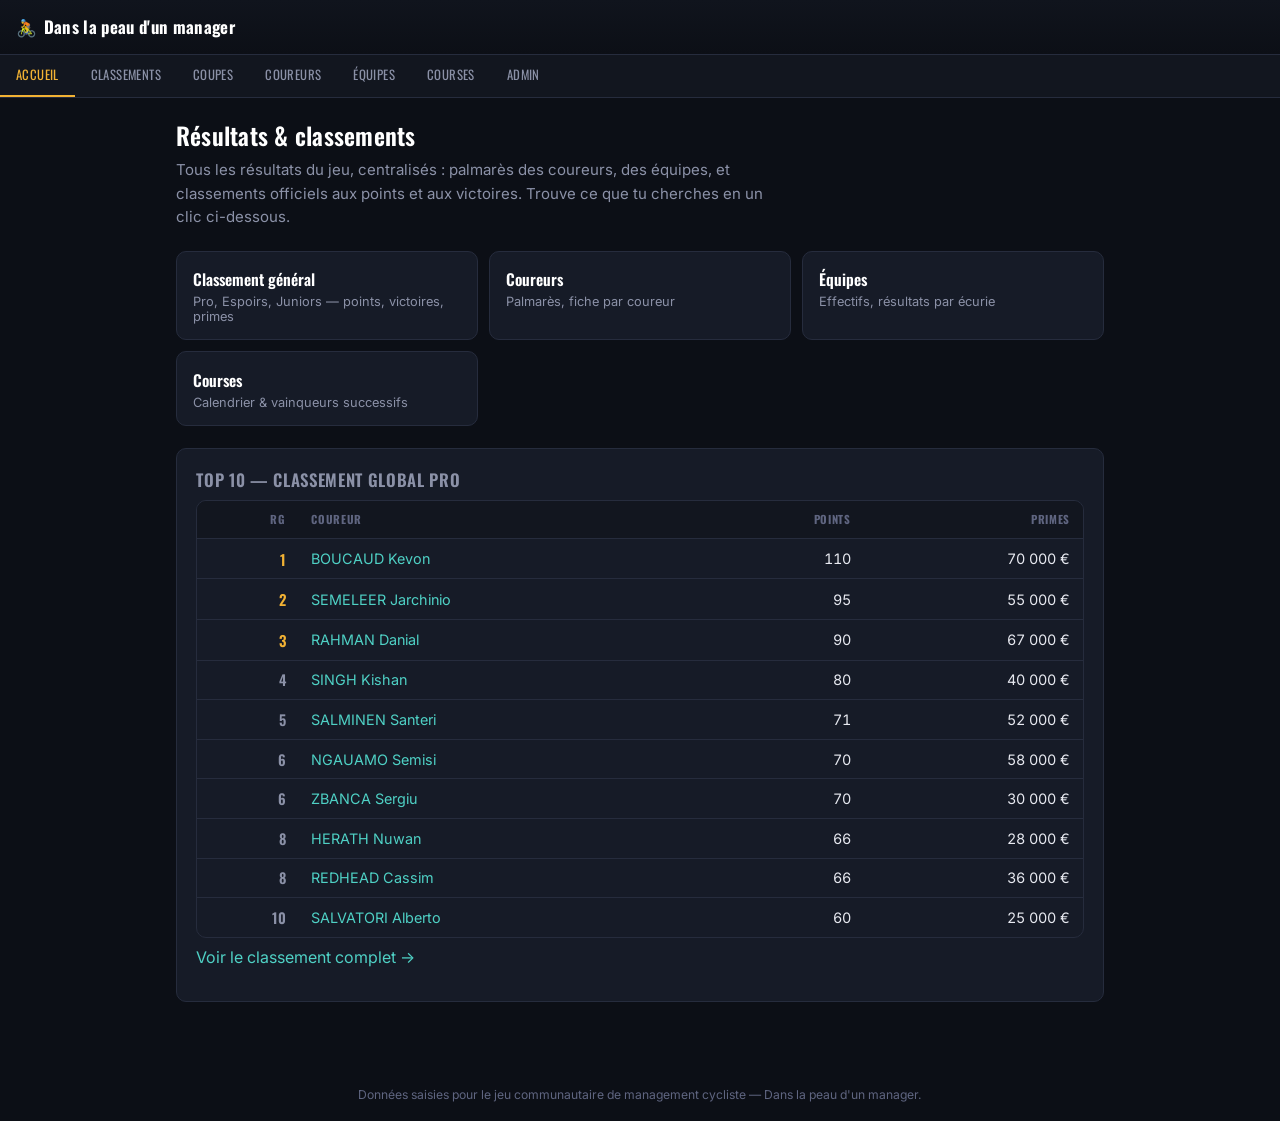
<file: index.html>
<!DOCTYPE html>
<html lang="fr">
<head>
<meta charset="UTF-8">
<meta name="viewport" content="width=device-width, initial-scale=1, viewport-fit=cover">
<title>Dans la peau d'un manager — Résultats &amp; classements</title>
<link rel="stylesheet" href="css/style.css">
</head>
<body data-page="index.html">
<main>
  <h1>Résultats &amp; classements</h1>
  <p class="lede">
    Tous les résultats du jeu, centralisés : palmarès des coureurs, des équipes,
    et classements officiels aux points et aux victoires. Trouve ce que tu
    cherches en un clic ci-dessous.
  </p>

  <div class="grid-links">
    <a href="classements.html">
      <span class="tag">Classement général</span>
      <span class="sub">Pro, Espoirs, Juniors — points, victoires, primes</span>
    </a>
    <a href="coureurs.html">
      <span class="tag">Coureurs</span>
      <span class="sub">Palmarès, fiche par coureur</span>
    </a>
    <a href="equipes.html">
      <span class="tag">Équipes</span>
      <span class="sub">Effectifs, résultats par écurie</span>
    </a>
    <a href="courses.html">
      <span class="tag">Courses</span>
      <span class="sub">Calendrier &amp; vainqueurs successifs</span>
    </a>
  </div>

  <div class="panel">
    <h2 style="margin-bottom:0.5rem;">Top 10 — Classement global Pro</h2>
    <div id="top10" class="table-wrap"><p class="empty">Chargement…</p></div>
    <p style="margin-top:0.6rem;"><a href="classements.html">Voir le classement complet →</a></p>
  </div>
</main>

<script src="js/data.js"></script>
<script src="js/points.js"></script>
<script src="js/nav.js"></script>
<script>
(async function () {
  try {
    const db = await loadAllData();
    const saisonCourante = db.saisons.find(s => s.statut === 'ouverte') || db.saisons[0];
    const resultats = filtrerResultats(db, db.resultats, { saisonId: saisonCourante?.id, circuit: 'pro' });
    const { individuelPoints } = calculerClassements(db, resultats, saisonCourante?.id);
    const classe = avecRang(individuelPoints).slice(0, 10);

    const el = document.getElementById('top10');
    if (classe.length === 0) {
      el.innerHTML = '<p class="empty">Aucun résultat saisi pour l’instant. Rends-toi dans l’onglet Admin pour importer les premiers classements.</p>';
      return;
    }
    el.innerHTML = `<table class="results">
      <thead><tr><th class="num">Rg</th><th>Coureur</th><th class="num">Points</th><th class="num">Primes</th></tr></thead>
      <tbody>${classe.map(c => `
        <tr class="${c.rang <= 3 ? 'top3' : ''}">
          <td class="place num">${c.rang}</td>
          <td><a href="coureur.html?id=${encodeURIComponent(c.id)}">${c.label}</a></td>
          <td class="num">${c.valeur}</td>
          <td class="num">${fmtPrime(c.prime)}</td>
        </tr>`).join('')}
      </tbody></table>`;
  } catch (e) {
    document.getElementById('top10').innerHTML = `<p class="empty">Erreur de chargement : ${e.message}</p>`;
  }
})();
</script>
</body>
</html>
</file>
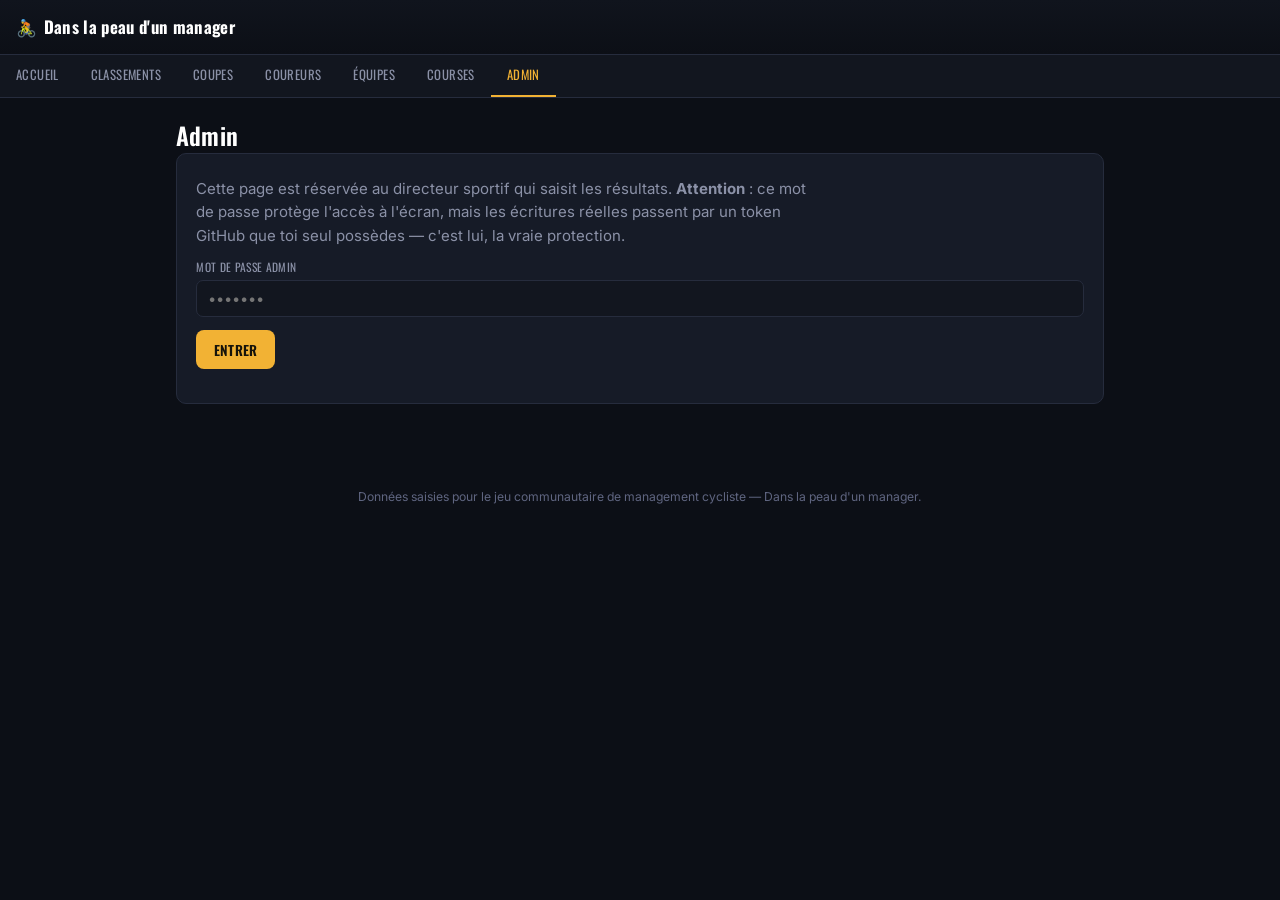
<file: admin.html>
<!DOCTYPE html>
<html lang="fr">
<head>
<meta charset="UTF-8">
<meta name="viewport" content="width=device-width, initial-scale=1, viewport-fit=cover">
<title>Admin — Dans la peau d'un manager</title>
<link rel="stylesheet" href="css/style.css">
<style>
  .step { border-left: 3px solid var(--green); padding-left: 0.8rem; margin-bottom: 1.4rem; }
  .row { display: flex; gap: 0.5rem; flex-wrap: wrap; }
  .row > * { flex: 1; min-width: 140px; }
  select.assign { font-size: 0.82rem; padding: 0.25rem; }
  #log { font-size: 0.85rem; }
  #log .ok { color: var(--green-dark); }
  #log .err { color: var(--danger); }
</style>
</head>
<body data-page="admin.html">
<datalist id="poolList"></datalist>
<main>
  <h1>Admin</h1>

  <!-- ÉTAPE 0 : mot de passe -->
  <div id="gatePanel" class="panel">
    <p class="lede" style="margin-bottom:0.6rem;">
      Cette page est réservée au directeur sportif qui saisit les résultats.
      <strong>Attention</strong> : ce mot de passe protège l'accès à l'écran, mais
      les écritures réelles passent par un token GitHub que toi seul possèdes —
      c'est lui, la vraie protection.
    </p>
    <label for="pwd">Mot de passe admin</label>
    <input type="password" id="pwd" placeholder="•••••••">
    <p style="margin-top:0.8rem;"><button class="btn" id="btnUnlock">Entrer</button></p>
    <p id="pwdErr" class="badge warn" style="display:none;margin-top:0.6rem;">Mot de passe incorrect.</p>
  </div>

  <div id="adminPanel" style="display:none;">

    <div class="step panel">
      <h2>1. Connexion au dépôt GitHub</h2>
      <p class="lede" style="margin:0.3rem 0 0.6rem;">
        À faire une seule fois par navigateur. Le token reste stocké localement,
        il n'est envoyé qu'à GitHub.
      </p>
      <div class="row">
        <div><label>Utilisateur / organisation GitHub</label><input type="text" id="ghOwner" placeholder="ex : sumatrana"></div>
        <div><label>Nom du dépôt</label><input type="text" id="ghRepo" placeholder="ex : gruppetto-resultats"></div>
        <div><label>Branche</label><input type="text" id="ghBranch" value="main"></div>
      </div>
      <label>Token GitHub (fine-grained, permission Contents: Read and write, limité à ce dépôt)</label>
      <input type="password" id="ghToken" placeholder="github_pat_...">
      <p style="margin-top:0.7rem;">
        <button class="btn" id="btnSaveConf">Enregistrer</button>
        <button class="btn secondary" id="btnTestConf">Tester la connexion</button>
      </p>
      <p id="ghStatus" style="margin-top:0.5rem;"></p>
    </div>

    <div class="step panel">
      <h2>2. Importer un résultat (copier-coller)</h2>
      <div class="row">
        <div><label>Saison</label><select id="impSaison"></select></div>
        <div style="flex:2;"><label>Course</label><select id="impCourse"></select></div>
      </div>
      <div class="row" id="impTourWrap" style="display:none;">
        <div>
          <label>Classement</label>
          <select id="impType">
            <option value="etape">Étape</option>
            <option value="general">Général final</option>
            <optgroup label="Classements annexes (finaux)">
              <option value="points">Classement par points</option>
              <option value="montagne">Classement de la montagne</option>
              <option value="jeune">Classement des jeunes</option>
            </optgroup>
          </select>
        </div>
        <div id="impEtapeWrap"><label>Étape</label><select id="impEtape"></select></div>
      </div>
      <p id="impInfo" style="margin-top:0.6rem;"></p>
      <label>Texte copié depuis le forum</label>
      <textarea id="impTexte" rows="10" placeholder="Colle ici le classement complet…"></textarea>
      <p style="margin-top:0.7rem;"><button class="btn" id="btnParse">Analyser</button></p>

      <div id="impApercu" style="margin-top:1rem;"></div>
    </div>

    <div class="step panel">
      <h2>3. Barème de points</h2>
      <p class="lede" style="margin:0.3rem 0 0.6rem;">
        Structure éditable en JSON. Renseigne les points par catégorie de course et
        par place (clé = place, valeur = points). Ne rien inventer : reprends le
        barème fourni par l'organisateur.
      </p>
      <textarea id="baremeJson" rows="14"></textarea>
      <p style="margin-top:0.7rem;">
        <button class="btn" id="btnSaveBareme">Enregistrer le barème</button>
      </p>
    </div>

    <div class="step panel">
      <h2>Journal</h2>
      <div id="log"><p class="empty">Rien à signaler pour l'instant.</p></div>
    </div>
  </div>
</main>

<script src="js/data.js"></script>
<script src="js/parse.js"></script>
<script src="js/github.js"></script>
<script src="js/nav.js"></script>
<script>
const ADMIN_PWD_KEY = 'gruppetto_admin_ok';
// Mot de passe défini côté client — à changer avant la mise en ligne.
const ADMIN_PASSWORD = 'tre-berg-1';

let DB = null;
let pendingNewRiders = [];

function anagramKey(s) {
  return s
    .normalize('NFKD').replace(/[\u0300-\u036f]/g, '')
    .toLowerCase().replace(/[^a-z]/g, '')
    .split('').sort().join('');
}

function slugifyUnique(nom) {
  let base = slugify(nom);
  let id = base;
  let n = 2;
  while (DB.coureursById[id]) { id = `${base}-${n}`; n++; }
  return id;
}

function log(msg, kind) {
  const el = document.getElementById('log');
  if (el.querySelector('.empty')) el.innerHTML = '';
  const p = document.createElement('p');
  p.className = kind || '';
  p.textContent = `${new Date().toLocaleTimeString('fr-FR')} — ${msg}`;
  el.prepend(p);
}

document.getElementById('btnUnlock').addEventListener('click', () => {
  const val = document.getElementById('pwd').value;
  if (val === ADMIN_PASSWORD) {
    sessionStorage.setItem(ADMIN_PWD_KEY, '1');
    unlock();
  } else {
    document.getElementById('pwdErr').style.display = 'block';
  }
});

async function unlock() {
  document.getElementById('gatePanel').style.display = 'none';
  document.getElementById('adminPanel').style.display = 'block';
  DB = await loadAllData();

  // Pool des 1000 noms PCM (référence pour créer un nouveau coureur à la volée,
  // pour les coureurs qui apparaissent en course mais n'ont pas encore de contrat)
  const poolRes = await fetch('data/pool_noms.json?_=' + Date.now());
  DB.pool = await poolRes.json();
  DB.poolByAnagram = new Map();
  for (const entry of DB.pool) {
    const key = anagramKey(entry.nom);
    if (!DB.poolByAnagram.has(key)) DB.poolByAnagram.set(key, []);
    DB.poolByAnagram.get(key).push(entry);
  }
  const datalist = document.getElementById('poolList');
  datalist.innerHTML = DB.pool.map(e => `<option value="${e.nom.replace(/"/g, '&quot;')}">`).join('');

  // Config GitHub
  const conf = ghGetConf();
  if (conf) {
    document.getElementById('ghOwner').value = conf.owner || '';
    document.getElementById('ghRepo').value = conf.repo || '';
    document.getElementById('ghBranch').value = conf.branch || 'main';
    document.getElementById('ghToken').value = conf.token || '';
  }

  // Saisons pour l'import
  const impSaison = document.getElementById('impSaison');
  impSaison.innerHTML = DB.saisons.map(s => `<option value="${s.id}">${s.label}${s.statut === 'cloturee' ? ' (clôturée)' : ''}</option>`).join('');
  const ouverte = DB.saisons.find(s => s.statut === 'ouverte');
  if (ouverte) impSaison.value = ouverte.id;
  impSaison.addEventListener('change', () => { remplirCourses(); majCible(); });
  document.getElementById('impCourse').addEventListener('change', () => { courseChoisieAlaMain = true; majCible(); });
  document.getElementById('impType').addEventListener('change', majCible);
  document.getElementById('impEtape').addEventListener('change', majCible);
  remplirCourses();
  majCible();

  // Barème
  document.getElementById('baremeJson').value = JSON.stringify(DB.bareme, null, 2);
}

if (sessionStorage.getItem(ADMIN_PWD_KEY) === '1') unlock();

document.getElementById('btnSaveConf').addEventListener('click', () => {
  ghSetConf({
    owner: document.getElementById('ghOwner').value.trim(),
    repo: document.getElementById('ghRepo').value.trim(),
    branch: document.getElementById('ghBranch').value.trim() || 'main',
    token: document.getElementById('ghToken').value.trim(),
  });
  log('Configuration GitHub enregistrée dans ce navigateur.', 'ok');
});

document.getElementById('btnTestConf').addEventListener('click', async () => {
  const statusEl = document.getElementById('ghStatus');
  statusEl.textContent = 'Test en cours…';
  try {
    const info = await ghTestConnection();
    statusEl.innerHTML = `<span class="badge ok">Connecté à ${info.full_name}</span>`;
  } catch (e) {
    statusEl.innerHTML = `<span class="badge warn">${e.message}</span>`;
  }
});

// --- Import texte ---
// La liste des courses est fixée par le calendrier (data/courses.json) : on choisit
// la course, puis, pour une course par étapes, le type de classement et l'étape.
let dernierApercu = null;
let courseChoisieAlaMain = false;

const TYPE_LABEL = { classique: 'Classique', general: 'Général final', etape: 'Étape', points: 'Classement par points', montagne: 'Classement de la montagne', jeune: 'Classement des jeunes' };
const dateKey = c => { if (!c.dateDebut) return '9999'; const [j, m] = c.dateDebut.split('/'); return m + j; };
const estTour = c => (c.nbEtapes || 0) > 1;
const resultatsDe = (courseId, saisonId) => DB.resultats.filter(r => r.courseId === courseId && r.saison === saisonId);

function remplirCourses() {
  const saisonId = document.getElementById('impSaison').value;
  const sel = document.getElementById('impCourse');
  const avant = sel.value;
  const courses = DB.courses.filter(c => c.saison === saisonId).sort((a, b) => dateKey(a).localeCompare(dateKey(b)) || a.nom.localeCompare(b.nom));
  sel.innerHTML = courses.map(c => {
    const nb = resultatsDe(c.id, saisonId).length;
    const date = c.dateDebut ? (c.dateDebut === c.dateFin ? c.dateDebut : `${c.dateDebut}–${c.dateFin}`) + ' · ' : '';
    const cat = DB.categoriesById[c.categorie]?.nom || c.categorie;
    return `<option value="${c.id}">${date}${c.nom} (${cat}${estTour(c) ? `, ${c.nbEtapes} étapes` : ''})${nb ? ' ✓' : ''}</option>`;
  }).join('') || '<option value="">Aucune course pour cette saison</option>';
  if (courses.some(c => c.id === avant)) sel.value = avant;
  else {
    // par défaut : la première course sans résultat
    const premiere = courses.find(c => resultatsDe(c.id, saisonId).length === 0);
    if (premiere) sel.value = premiere.id;
  }
}

/** Cible actuellement choisie : { course, saisonId, type, etapeNumero } */
function cible() {
  const saisonId = document.getElementById('impSaison').value;
  const course = DB.coursesById[document.getElementById('impCourse').value];
  if (!course) return null;
  if (!estTour(course)) return { course, saisonId, type: 'classique', etapeNumero: null };
  const type = document.getElementById('impType').value;
  const etapeNumero = type === 'etape' ? parseInt(document.getElementById('impEtape').value, 10) : null;
  return { course, saisonId, type, etapeNumero };
}

function libelleCible(c) {
  if (!c) return '';
  const quoi = c.type === 'etape' ? `étape ${c.etapeNumero}` : TYPE_LABEL[c.type];
  return `${c.course.nom} — ${quoi}`;
}

function resultatExistant(c) {
  return DB.resultats.find(r => r.courseId === c.course.id && r.saison === c.saisonId && r.type === c.type
    && (c.type !== 'etape' || r.etapeNumero === c.etapeNumero));
}

function majCible() {
  const saisonId = document.getElementById('impSaison').value;
  const course = DB.coursesById[document.getElementById('impCourse').value];
  const tourWrap = document.getElementById('impTourWrap');
  const info = document.getElementById('impInfo');
  if (!course) { tourWrap.style.display = 'none'; info.innerHTML = ''; return; }

  const existants = resultatsDe(course.id, saisonId);
  if (estTour(course)) {
    tourWrap.style.display = '';
    const type = document.getElementById('impType').value;
    document.getElementById('impEtapeWrap').style.display = type === 'etape' ? '' : 'none';
    const selEtape = document.getElementById('impEtape');
    const avant = parseInt(selEtape.value, 10);
    const saisies = new Set(existants.filter(r => r.type === 'etape').map(r => r.etapeNumero));
    selEtape.innerHTML = Array.from({ length: course.nbEtapes }, (_, i) => i + 1)
      .map(n => `<option value="${n}">Étape ${n}${saisies.has(n) ? ' (déjà saisie)' : ''}</option>`).join('');
    if (avant && avant <= course.nbEtapes) selEtape.value = avant;
    else {
      const libre = Array.from({ length: course.nbEtapes }, (_, i) => i + 1).find(n => !saisies.has(n));
      if (libre) selEtape.value = libre;
    }
  } else {
    tourWrap.style.display = 'none';
  }

  const c = cible();
  const deja = existants.map(r => r.type === 'etape' ? `étape ${r.etapeNumero}` : TYPE_LABEL[r.type]).join(', ');
  const doublon = c && resultatExistant(c);
  info.innerHTML = `<span class="badge">${estTour(course) ? 'Course par étapes' : 'Course d’un jour : classement classique'}</span> `
    + (deja ? `<span class="badge">Déjà saisi : ${deja}</span> ` : '')
    + (doublon ? `<span class="badge warn">« ${libelleCible(c)} » existe déjà : l’enregistrer le remplacera</span>` : '');
  const recap = document.getElementById('apCible');
  if (recap) recap.textContent = libelleCible(c);
}

const normNom = s => s.normalize('NFKD').replace(/[̀-ͯ]/g, '').toLowerCase().replace(/[^a-z0-9]+/g, ' ').trim();

/** Si le texte collé contient un nom de course reconnu, on présélectionne la course (sauf choix manuel). */
function detecterCourse(nomDetecte) {
  if (!nomDetecte || courseChoisieAlaMain) return;
  const saisonId = document.getElementById('impSaison').value;
  const n = normNom(nomDetecte);
  const courses = DB.courses.filter(c => c.saison === saisonId);
  // 1) nom identique ; 2) nom de course contenu dans le texte (le plus long gagne :
  // « Paris-Roubaix Juniors » avant « Paris-Roubaix ») ; 3) texte contenu dans un nom (le plus court)
  const exact = courses.filter(c => normNom(c.nom) === n);
  const dansTexte = courses.filter(c => normNom(c.nom) && n.includes(normNom(c.nom))).sort((a, b) => b.nom.length - a.nom.length);
  const dansNom = courses.filter(c => n && normNom(c.nom).includes(n)).sort((a, b) => a.nom.length - b.nom.length);
  const candidates = [...exact, ...dansTexte, ...dansNom];
  if (candidates[0]) {
    document.getElementById('impCourse').value = candidates[0].id;
    const m = n.match(/etape (\d+)|stage (\d+)/);
    if (m && estTour(candidates[0])) document.getElementById('impType').value = 'etape';
    majCible();
    if (m && estTour(candidates[0])) { document.getElementById('impEtape').value = m[1] || m[2]; majCible(); }
  }
}

document.getElementById('btnParse').addEventListener('click', () => {
  const texte = document.getElementById('impTexte').value;
  if (!texte.trim()) return;
  const resultat = parseTexteResultats(texte, DB.coureurs);
  dernierApercu = resultat;
  detecterCourse(resultat.nomCourse);
  renderApercu(resultat);
});

function renderApercu(resultat) {
  const el = document.getElementById('impApercu');
  const nbAmbigus = resultat.lignes.filter(l => l.ambigu).length;

  el.innerHTML = `
    <p><strong>Sera enregistré comme :</strong> <span id="apCible">${libelleCible(cible())}</span>
      <span class="muted" style="font-size:0.85rem;">(modifiable avec les menus au-dessus)</span></p>

    ${nbAmbigus > 0 ? `<p class="badge warn" style="margin-top:0.6rem;">${nbAmbigus} ligne(s) avec un nom non reconnu — à associer manuellement ci-dessous avant d'enregistrer.</p>` : `<p class="badge ok" style="margin-top:0.6rem;">Tous les noms ont été reconnus (${resultat.lignes.length} lignes).</p>`}

    <div class="table-wrap" style="margin-top:0.6rem;">
      <table class="results">
        <thead><tr><th class="num">Pl.</th><th>Ligne originale</th><th>Coureur</th><th>Temps</th><th>Statut</th></tr></thead>
        <tbody>
          ${resultat.lignes.map((l, i) => `
            <tr>
              <td class="place num">${l.place}</td>
              <td style="font-size:0.78rem;color:var(--muted);">${l.raw}</td>
              <td>${l.ambigu ? `
                    <select class="assign" data-idx="${i}">
                      <option value="">— associer à un coureur déjà créé —</option>
                      ${DB.coureurs.map(c => `<option value="${c.id}">${c.nom}</option>`).join('')}
                    </select>
                    <div class="row" style="margin-top:0.3rem;gap:0.3rem;">
                      <input type="text" class="newname" data-idx="${i}" list="poolList" placeholder="ou nom du nouveau coureur (pas encore sous contrat)" value="${(l.nomBrut || '').split(' ').length <= 4 ? l.nomBrut : ''}">
                      <button type="button" class="btn secondary btn-create-rider" data-idx="${i}">+ Créer</button>
                    </div>
                  ` : `<span class="badge ok">${DB.coureursById[l.coureurId]?.nom || l.nomBrut}</span>`}</td>
              <td>${l.temps || (l.statut === 'abandon' ? 'DNF' : '—')}</td>
              <td>${l.statut === 'abandon' ? '<span class="badge warn">abandon</span>' : 'classé'}</td>
            </tr>`).join('')}
        </tbody>
      </table>
    </div>

    <p style="margin-top:0.8rem;"><button class="btn" id="btnValiderImport">Valider et enregistrer</button></p>
  `;

  document.querySelectorAll('.btn-create-rider').forEach(btn => {
    btn.addEventListener('click', () => {
      const idx = parseInt(btn.dataset.idx, 10);
      const input = document.querySelector(`.newname[data-idx="${idx}"]`);
      const nom = input.value.trim();
      if (!nom) { log('Tape un nom avant de créer le coureur.', 'err'); return; }

      const key = anagramKey(nom);
      const candidats = DB.poolByAnagram.get(key) || [];
      const match = candidats[0]; // si homonymes, on prend le 1er et on le signale
      if (candidats.length > 1) {
        log(`Attention : ${candidats.length} coureurs du fichier des 1000 ont ce nom (homonymes) — nationalité prise sur le premier, vérifie sur la fiche.`, 'err');
      }

      const id = slugifyUnique(nom);
      const nouveauCoureur = {
        id,
        nom: match ? match.nom : nom,
        pcm_id: match ? match.pcm_id : null,
        nationalite_code: match ? match.nationalite_code : null,
        nationalite: match ? match.nationalite : null,
        age: null,
      };
      DB.coureurs.push(nouveauCoureur);
      DB.coureursById[id] = nouveauCoureur;
      pendingNewRiders.push(nouveauCoureur);

      dernierApercu.lignes[idx].coureurId = id;
      dernierApercu.lignes[idx].ambigu = false;

      const cell = btn.closest('td');
      cell.innerHTML = `<span class="badge ok">${nouveauCoureur.nom}${match ? '' : ' (créé sans correspondance — nationalité à compléter)'}</span>`;
      log(`Nouveau coureur créé : ${nouveauCoureur.nom}${match ? ` (${nouveauCoureur.nationalite})` : ''}.`, 'ok');
    });
  });

  document.getElementById('btnValiderImport').addEventListener('click', validerImport);
}

async function validerImport() {
  if (!dernierApercu) return;

  // Applique les associations manuelles choisies dans les <select class="assign">
  document.querySelectorAll('select.assign').forEach(sel => {
    const idx = parseInt(sel.dataset.idx, 10);
    if (sel.value) {
      dernierApercu.lignes[idx].coureurId = sel.value;
      dernierApercu.lignes[idx].ambigu = false;
    }
  });

  const restants = dernierApercu.lignes.filter(l => l.ambigu);
  if (restants.length > 0) {
    log(`${restants.length} coureur(s) encore non associé(s) — corrige avant d'enregistrer.`, 'err');
    return;
  }

  const c = cible();
  if (!c) { log('Choisis la course avant d’enregistrer.', 'err'); return; }
  if (c.type === 'etape' && !c.etapeNumero) { log('Choisis l’étape avant d’enregistrer.', 'err'); return; }

  const existant = resultatExistant(c);
  if (existant && !confirm(`« ${libelleCible(c)} » a déjà un résultat enregistré (${existant.classement.length} lignes).\n\nLe remplacer par celui-ci ?`)) {
    return;
  }

  try {
    if (pendingNewRiders.length > 0) {
      await ghWriteJsonFile('data/coureurs.json', DB.coureurs, `Nouveaux coureurs : ${pendingNewRiders.map(r => r.nom).join(', ')}`);
      log(`${pendingNewRiders.length} nouveau(x) coureur(s) enregistré(s) dans le référentiel.`, 'ok');
      pendingNewRiders = [];
    }

    const nouveauResultat = {
      id: existant ? existant.id : uid('res'),
      courseId: c.course.id,
      type: c.type,
      etapeNumero: c.etapeNumero,
      saison: c.saisonId,
      classement: dernierApercu.lignes.map(l => ({
        place: l.place,
        coureurId: l.coureurId,
        statut: l.statut,
        temps: l.temps,
      })),
    };
    const resultats = existant ? DB.resultats.map(r => r === existant ? nouveauResultat : r) : [...DB.resultats, nouveauResultat];
    await ghWriteJsonFile('data/resultats.json', resultats, `${existant ? 'Remplacement' : 'Import'} résultat : ${libelleCible(c)}`);
    DB.resultats = resultats;
    log(`Résultat ${existant ? 'remplacé' : 'enregistré'} : ${libelleCible(c)} (${nouveauResultat.classement.length} lignes).`, 'ok');

    document.getElementById('impTexte').value = '';
    document.getElementById('impApercu').innerHTML = '';
    dernierApercu = null;
    courseChoisieAlaMain = false;
    remplirCourses();
    document.getElementById('impEtape').value = ''; // passe à la prochaine étape non saisie
    majCible();
  } catch (e) {
    log(`Échec de l'enregistrement : ${e.message}`, 'err');
  }
}

// --- Barème ---
document.getElementById('btnSaveBareme').addEventListener('click', async () => {
  let parsed;
  try {
    parsed = JSON.parse(document.getElementById('baremeJson').value);
  } catch (e) {
    log(`JSON du barème invalide : ${e.message}`, 'err');
    return;
  }
  try {
    await ghWriteJsonFile('data/bareme.json', parsed, 'Mise à jour du barème');
    DB.bareme = parsed;
    log('Barème enregistré.', 'ok');
  } catch (e) {
    log(`Échec de l'enregistrement du barème : ${e.message}`, 'err');
  }
});
</script>
</body>
</html>
</file>
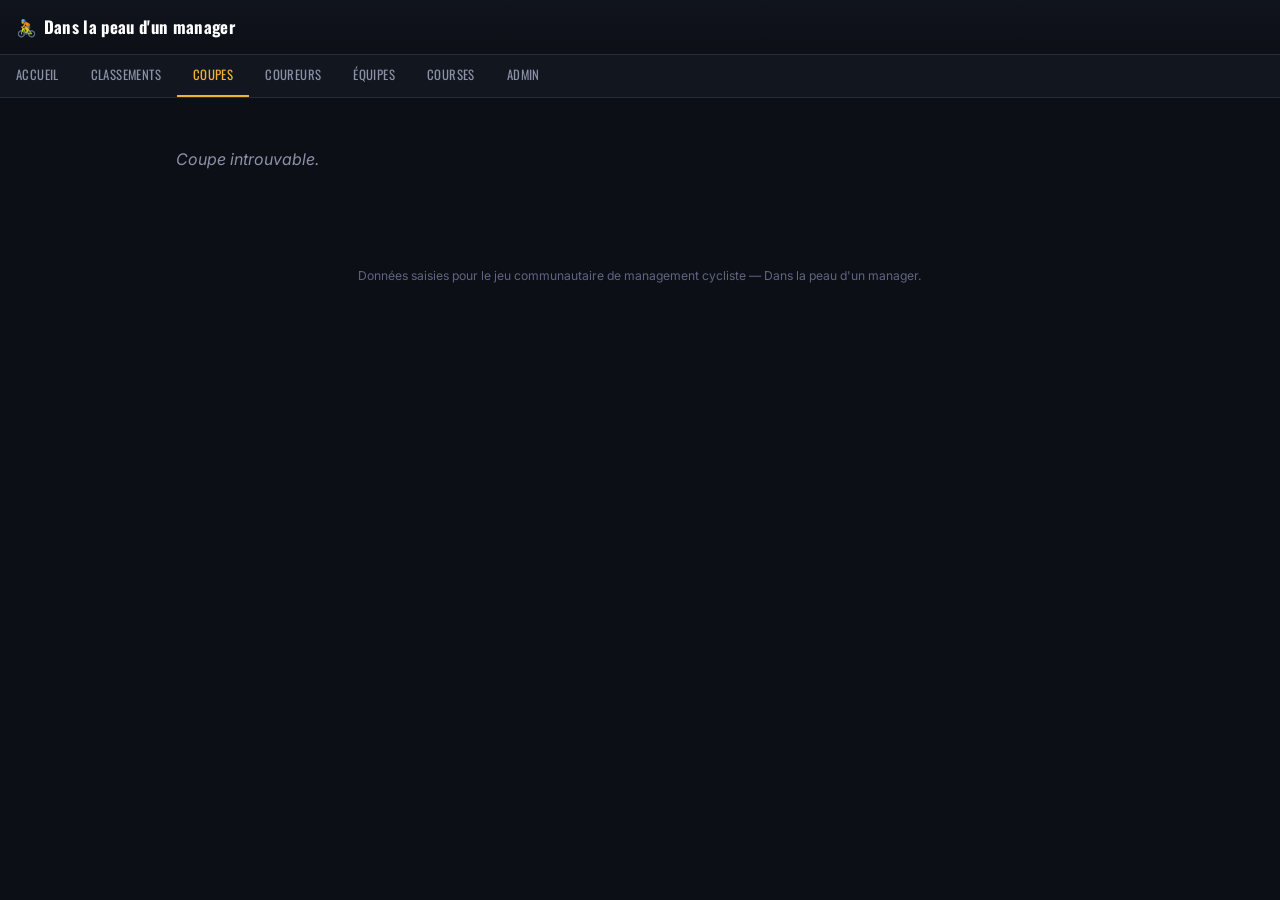
<file: coupe.html>
<!DOCTYPE html>
<html lang="fr">
<head>
<meta charset="UTF-8">
<meta name="viewport" content="width=device-width, initial-scale=1, viewport-fit=cover">
<title>Classement de coupe — Dans la peau d'un manager</title>
<link rel="stylesheet" href="css/style.css">
</head>
<body data-page="coupes.html">
<main>
  <div id="contenu"><p class="empty">Chargement…</p></div>
</main>

<script src="js/data.js"></script>
<script src="js/points.js"></script>
<script src="js/nav.js"></script>
<script>
(async function () {
  const db = await loadAllData();
  const id = new URLSearchParams(location.search).get('id');
  const coupe = db.coupesById[id];
  const el = document.getElementById('contenu');
  if (!coupe) { el.innerHTML = '<p class="empty">Coupe introuvable.</p>'; return; }

  const saisonsNonPreSaison = db.saisons.filter(s => !s.preSaison);
  const saisonOuverte = db.saisons.find(s => s.statut === 'ouverte') || saisonsNonPreSaison[0];

  el.innerHTML = `
    <h1>${coupe.portee === 'national' ? db.flagForCode(coupe.pays_code, coupe.pays) + ' ' : '🌍 '}${coupe.nom}</h1>
    <p class="lede">Additionne les points des courses de la saison rattachées à « ${coupe.nom} », ${baremeCoupe(db, coupe.id) ? 'avec le barème propre à la coupe (identique pour toutes ses courses)' : 'avec, en attendant le barème de la coupe, les points du barème de chaque course'}. Les primes ne comptent pas.</p>

    <div class="filters">
      <select id="fSaison">${saisonsNonPreSaison.map(s => `<option value="${s.id}">${s.label}</option>`).join('')}</select>
      <select id="fType">
        <option value="individuel">Classement individuel</option>
        <option value="equipes">Classement par équipes</option>
      </select>
    </div>

    <div id="resume" class="panel"></div>
    <div class="table-wrap"><div id="tableau"><p class="empty">Chargement…</p></div></div>

    <h2 style="margin: 1.2rem 0 0.6rem;">Courses de cette coupe</h2>
    <div class="table-wrap"><div id="listeCourses"></div></div>
  `;

  const fSaison = document.getElementById('fSaison');
  const fType = document.getElementById('fType');
  if (saisonOuverte) fSaison.value = saisonOuverte.id;

  function render() {
    const saisonId = fSaison.value;
    const resultat = calculerClassementCoupe(db, coupe.id, saisonId);
    const baremeVide = resultat.nbCourses > 0 && resultat.individuel.length === 0;

    document.getElementById('resume').innerHTML = `${resultat.nbCourses} résultat${resultat.nbCourses > 1 ? 's' : ''} pris en compte cette saison.`
      + (baremeVide ? ' <span class="badge warn">Aucun point attribué : barème manquant pour ces courses.</span>' : '');

    const cle = fType.value === 'equipes' ? 'equipes' : 'individuel';
    const classe = avecRang(resultat[cle]);
    const tableau = document.getElementById('tableau');
    if (classe.length === 0) {
      tableau.innerHTML = '<p class="empty">Aucun point attribué pour l’instant.</p>';
    } else {
      const isTeam = cle === 'equipes';
      tableau.innerHTML = `<table class="results">
        <thead><tr><th class="num">Rg</th><th>${isTeam ? 'Équipe' : 'Coureur'}</th><th class="num">Courses</th><th class="num sorted">Points</th></tr></thead>
        <tbody>${classe.map(c => `
          <tr class="${c.rang <= 3 ? 'top3' : ''}">
            <td class="place num">${c.rang}</td>
            <td><a href="${isTeam ? 'equipe' : 'coureur'}.html?id=${encodeURIComponent(c.id)}">${c.label}</a></td>
            <td class="num">${c.nbResultats}</td>
            <td class="num sorted">${c.valeur}</td>
          </tr>`).join('')}
        </tbody></table>`;
    }

    const coursesCoupe = db.courses.filter(c => c.saison === saisonId && Array.isArray(c.coupes) && c.coupes.includes(coupe.id));
    const listeCourses = document.getElementById('listeCourses');
    listeCourses.innerHTML = coursesCoupe.length === 0 ? '<p class="empty">Aucune course rattachée à cette coupe pour cette saison.</p>' : `<table class="results">
      <thead><tr><th>Course</th><th>Catégorie</th><th>Pays</th></tr></thead>
      <tbody>${coursesCoupe.map(c => `
        <tr>
          <td><a href="course.html?id=${c.id}">${c.nom}</a></td>
          <td><span class="badge cat-${c.categorie}">${db.categoriesById[c.categorie]?.nom || c.categorie}</span></td>
          <td>${c.pays ? `${db.flagForCountry(c.pays)} ${c.pays}` : '—'}</td>
        </tr>`).join('')}
      </tbody></table>`;
  }

  fSaison.addEventListener('change', render);
  fType.addEventListener('change', render);
  render();
})();
</script>
</body>
</html>
</file>
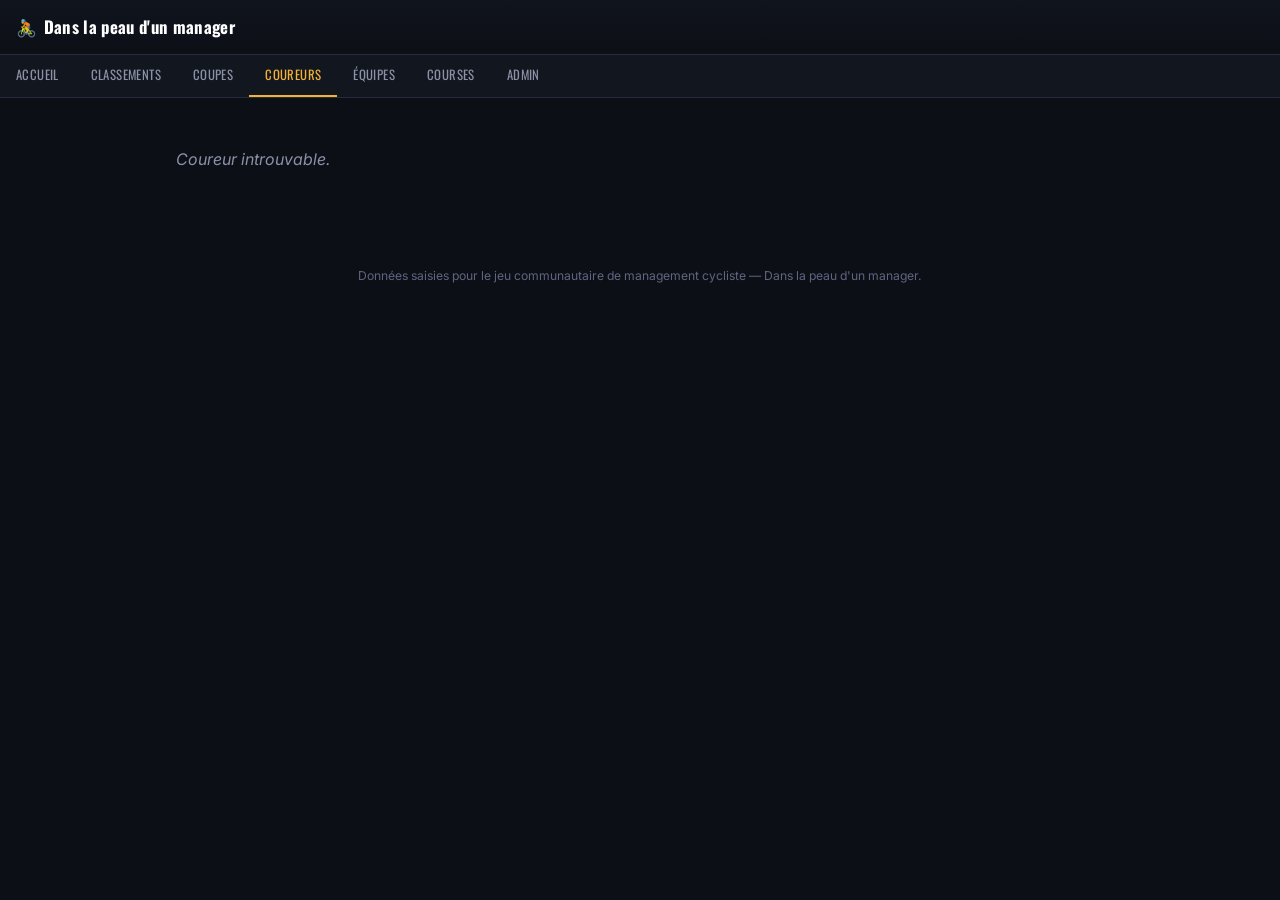
<file: coureur.html>
<!DOCTYPE html>
<html lang="fr">
<head>
<meta charset="UTF-8">
<meta name="viewport" content="width=device-width, initial-scale=1, viewport-fit=cover">
<title>Fiche coureur — Dans la peau d'un manager</title>
<link rel="stylesheet" href="css/style.css">
</head>
<body data-page="coureurs.html">
<main>
  <div id="contenu"><p class="empty">Chargement…</p></div>
</main>

<script src="js/data.js"></script>
<script src="js/points.js"></script>
<script src="js/nav.js"></script>
<script>
(async function () {
  const db = await loadAllData();
  const id = new URLSearchParams(location.search).get('id');
  const coureur = db.coureursById[id];
  const el = document.getElementById('contenu');
  if (!coureur) { el.innerHTML = '<p class="empty">Coureur introuvable.</p>'; return; }

  const esc = s => String(s).replace(/[&<>"]/g, c => ({ '&': '&amp;', '<': '&lt;', '>': '&gt;', '"': '&quot;' }[c]));
  const preSaisonIds = new Set(db.saisons.filter(s => s.preSaison).map(s => s.id));
  const saisonLabel = sid => db.saisons.find(s => s.id === sid)?.label || sid;

  // Toutes les lignes de ce coureur, avec points et primes (0 pour DNF / sans barème)
  const toutes = [];
  for (const res of db.resultats) {
    const course = db.coursesById[res.courseId];
    if (!course) continue;
    for (const ligne of res.classement) {
      if (ligne.coureurId !== coureur.id) continue;
      const pp = ligne.statut === 'classe' ? pointsEtPrime(db, course, res.type, ligne.place) : { pts: 0, prime: 0 };
      toutes.push({ course, res, ligne, saison: res.saison, type: res.type, place: ligne.place, classe: ligne.statut === 'classe', ...pp });
    }
  }

  const saisonsOfficielles = db.saisons.filter(s => !s.preSaison && toutes.some(t => t.saison === s.id)).sort((a, b) => a.annee - b.annee);
  const aPreSaison = toutes.some(t => preSaisonIds.has(t.saison));
  const saisonOuverte = db.saisons.find(s => s.statut === 'ouverte' && !s.preSaison);
  let onglet = saisonsOfficielles.some(s => s.id === saisonOuverte?.id) ? saisonOuverte.id
    : (saisonsOfficielles.length ? saisonsOfficielles[saisonsOfficielles.length - 1].id : (aPreSaison ? 'pre' : null));

  const TYPES_PODIUM = ['classique', 'general', 'etape'];
  const LABEL_ANNEXE = { points: 'Classement par points', montagne: 'Classement de la montagne', jeune: 'Classement des jeunes' };
  const dateKey = c => { if (!c.dateDebut) return '9999'; const [j, m] = c.dateDebut.split('/'); return m + j; };
  const periode = c => c.dateDebut ? (c.dateDebut === c.dateFin ? c.dateDebut : `${c.dateDebut} – ${c.dateFin}`) : '';
  const avecPrime = c => !(db.bareme.sans_prime || []).includes(c.categorie);

  function totaux(rows) {
    const cl = rows.filter(r => r.classe);
    const pod = cl.filter(r => TYPES_PODIUM.includes(r.type));
    return {
      pts: rows.reduce((a, r) => a + r.pts, 0),
      prime: rows.reduce((a, r) => a + r.prime, 0),
      victoires: pod.filter(r => r.place === 1).length,
      classiques: pod.filter(r => r.place === 1 && r.type === 'classique').length,
      generaux: pod.filter(r => r.place === 1 && r.type === 'general').length,
      etapes: pod.filter(r => r.place === 1 && r.type === 'etape').length,
      podiums: pod.filter(r => r.place <= 3).length,
      top10: pod.filter(r => r.place <= 10).length,
      courses: new Set(rows.map(r => r.course.id)).size,
      // Jours de course : une étape ou une classique disputée = 1 jour (abandon compris)
      jdc: rows.filter(r => r.type === 'etape' || r.type === 'classique').length,
    };
  }

  function rangDansCircuit(saisonId, circuit, metrique) {
    const res = filtrerResultats(db, db.resultats, { saisonId, circuit });
    const classe = avecRang(classerPar(agreger(db, calculerLignes(db, res, saisonId), 'coureur'), metrique));
    const m = classe.find(x => x.id === coureur.id);
    return m ? m.rang : null;
  }
  const rangTxt = r => r ? `${r}<sup>${r === 1 ? 'er' : 'e'}</sup>` : '—';

  function circuitPrincipal(rows) {
    const n = {};
    rows.forEach(r => { const c = circuitDeCourse(db, r.course); n[c] = (n[c] || 0) + 1; });
    return Object.entries(n).sort((a, b) => b[1] - a[1])[0]?.[0] || 'pro';
  }

  const equipeDe = sid => { const e = db.equipeDuCoureur(coureur.id, sid); return e ? db.equipesById[e] : null; };
  const equipeAffichee = equipeDe(onglet && onglet !== 'pre' ? onglet : (saisonOuverte?.id)) || equipeDe(saisonOuverte?.id);

  function enteteHtml() {
    const bio = [
      coureur.nationalite ? `${db.flagForCountry(coureur.nationalite)} ${esc(coureur.nationalite)}` : null,
      coureur.age ? `${coureur.age} ans` : null,
      coureur.taille ? `${coureur.taille} cm` : null,
      coureur.specialite ? esc(coureur.specialite) : null,
      coureur.poids ? `${coureur.poids} kg` : null,
    ].filter(Boolean).join(' · ');
    return `<h1>${esc(coureur.nom)}</h1>
      <p class="lede" style="margin-bottom:0.4rem;">${equipeAffichee ? `<a href="equipe.html?id=${equipeAffichee.id}">${esc(equipeAffichee.nom)}</a>` : 'Équipe inconnue'}${bio ? ' · ' + bio : ''}</p>`;
  }

  function ligneResultat(r, libelle, cls) {
    const place = r.classe ? `<span class="${r.place <= 3 ? 'top3' : ''}">${r.place}</span>` : '<span class="badge warn">abandon</span>';
    return `<tr class="${cls || ''}${r.classe && r.place <= 3 ? ' top3' : ''}">
      <td class="muted"></td><td class="place num">${place}</td><td>${libelle}</td>
      <td class="num">${r.pts || '—'}</td><td class="num">${r.prime ? fmtPrime(r.prime) : '—'}</td></tr>`;
  }

  function tableauResultats(rows) {
    const parCourse = new Map();
    rows.forEach(r => { if (!parCourse.has(r.course.id)) parCourse.set(r.course.id, []); parCourse.get(r.course.id).push(r); });
    const courses = [...parCourse.values()].sort((a, b) => dateKey(a[0].course).localeCompare(dateKey(b[0].course)));
    const ordre = { general: 0, classique: 0, points: 1, montagne: 2, jeune: 3, etape: 4 };

    const corps = courses.map(rs => {
      const c = rs[0].course;
      const cat = `<span class="badge cat-${c.categorie}">${esc(db.categoriesById[c.categorie]?.nom || c.categorie)}</span>`;
      const nom = `<a href="course.html?id=${c.id}">${esc(c.nom)}</a>`;
      const estTour = rs.some(r => r.type !== 'classique') || c.nbEtapes > 1;
      if (!estTour) {
        const r = rs[0];
        const place = r.classe ? `${r.place}` : '<span class="badge warn">abandon</span>';
        return `<tr class="${r.classe && r.place <= 3 ? 'top3' : ''}"><td class="muted">${periode(c)}</td>
          <td class="place num">${place}</td><td>${nom} ${cat} <span class="badge">Classique</span></td>
          <td class="num">${r.pts || '—'}</td><td class="num">${r.prime ? fmtPrime(r.prime) : '—'}</td></tr>`;
      }
      const tp = rs.reduce((a, r) => a + r.pts, 0), tpr = rs.reduce((a, r) => a + r.prime, 0);
      const subs = rs.slice().sort((a, b) => (ordre[a.type] - ordre[b.type]) || ((a.res.etapeNumero || 0) - (b.res.etapeNumero || 0)))
        .map(r => {
          const lib = r.type === 'etape' ? `<span class="badge">Étape ${r.res.etapeNumero ?? '?'}</span>`
            : r.type === 'general' || r.type === 'classique' ? 'Classement général' : LABEL_ANNEXE[r.type] || r.type;
          return ligneResultat(r, `<a href="resultat.html?id=${r.res.id}">${lib}</a>`, 'sous');
        }).join('');
      return `<tr class="course-head"><td>${periode(c)}</td><td></td><td>${nom} ${cat} <span class="badge">Tour${c.nbEtapes ? ` · ${c.nbEtapes} étapes` : ''}</span></td>
        <td class="num">${tp || '—'}</td><td class="num">${tpr ? fmtPrime(tpr) : '—'}</td></tr>${subs}`;
    }).join('');

    return `<div class="table-wrap"><table class="results">
      <thead><tr><th>Date</th><th class="num">Rés.</th><th>Épreuve</th><th class="num">Points</th><th class="num">Primes</th></tr></thead>
      <tbody>${corps}</tbody></table></div>`;
  }

  function topResultats(rows) {
    const top = rows.filter(r => r.classe && r.pts > 0)
      .sort((a, b) => b.pts - a.pts || b.prime - a.prime || a.place - b.place).slice(0, 8);
    if (!top.length) return '<p class="empty">Pas encore de résultat avec points.</p>';
    return `<table class="results"><tbody>${top.map(r => {
      const suffixe = r.type === 'etape' ? ` — étape ${r.res.etapeNumero ?? ''}` : r.type === 'general' ? ' — général' : '';
      return `<tr><td class="place num">${r.place}</td><td><a href="resultat.html?id=${r.res.id}">${esc(r.course.nom)}</a>${suffixe}</td><td class="num">${r.pts} pts</td></tr>`;
    }).join('')}</tbody></table>`;
  }

  function historiqueEquipes() {
    const lignes = db.effectifs.filter(e => e.coureur_id === coureur.id && e.equipe)
      .map(e => ({ s: db.saisons.find(s => s.id === e.saison), eq: db.equipesById[e.equipe] }))
      .filter(x => x.s && x.eq).sort((a, b) => b.s.annee - a.s.annee);
    if (!lignes.length) return '<p class="empty">Aucune équipe renseignée.</p>';
    return `<table class="results"><tbody>${lignes.map(x => `<tr><td class="muted">${x.s.label}</td><td><a href="equipe.html?id=${x.eq.id}">${esc(x.eq.nom)}</a></td></tr>`).join('')}</tbody></table>`;
  }

  function historiqueSaisons() {
    if (!saisonsOfficielles.length) return '<p class="empty">Pas encore de résultat en saison officielle.</p>';
    const lignes = saisonsOfficielles.slice().reverse().map(s => {
      const rows = toutes.filter(t => t.saison === s.id);
      const t = totaux(rows);
      const circ = circuitPrincipal(rows);
      const rangPts = rangDansCircuit(s.id, circ, 'pts');
      const rangPrime = circ === 'pro' ? rangDansCircuit(s.id, 'pro', 'prime') : null;
      const coupes = db.coupes.map(cp => {
        const m = avecRang(calculerClassementCoupe(db, cp.id, s.id).individuel).find(x => x.id === coureur.id);
        return m ? `<a href="coupe.html?id=${cp.id}">${esc(cp.nom)}</a> : ${rangTxt(m.rang)} (${m.valeur} pts)` : null;
      }).filter(Boolean);
      const eq = equipeDe(s.id);
      return `<tr><td>${s.label}</td><td>${eq ? `<a href="equipe.html?id=${eq.id}">${esc(eq.nom)}</a>` : '—'}</td>
        <td>${circ === 'pro' ? 'Pro' : circ === 'espoirs' ? 'Espoirs' : 'Juniors'}</td>
        <td class="num">${t.jdc}</td>
        <td class="num">${t.pts}</td><td class="num">${rangTxt(rangPts)}</td>
        <td class="num">${circ === 'pro' ? fmtPrime(t.prime) : '—'}</td><td class="num">${rangTxt(rangPrime)}</td>
        <td>${coupes.join('<br>') || '—'}</td></tr>`;
    }).join('');
    return `<div class="table-wrap"><table class="results">
      <thead><tr><th>Saison</th><th>Équipe</th><th>Circuit</th><th class="num" title="Jours de course">JDC</th><th class="num">Points</th><th class="num">Rang</th><th class="num">Primes</th><th class="num">Rang</th><th>Coupes</th></tr></thead>
      <tbody>${lignes}</tbody></table></div>`;
  }

  function render() {
    const onglets = [...saisonsOfficielles.map(s => [s.id, s.label]), ...(aPreSaison ? [['pre', 'Pré-saison']] : [])];
    let corps;
    if (!onglet) {
      corps = '<p class="empty">Aucun résultat enregistré pour ce coureur.</p>';
    } else if (onglet === 'pre') {
      const rows = toutes.filter(t => preSaisonIds.has(t.saison));
      corps = `<p class="lede">La pré-saison ne compte pas dans les classements officiels : pas de points ni de primes.</p>
        <div class="table-wrap"><table class="results"><thead><tr><th class="num">Place</th><th>Course</th><th>Type</th></tr></thead><tbody>${rows
          .sort((a, b) => (a.place || 999) - (b.place || 999)).map(r => `<tr><td class="place num">${r.classe ? r.place : '—'}</td>
          <td><a href="course.html?id=${r.course.id}">${esc(r.course.nom)}</a></td>
          <td>${r.type === 'etape' ? `étape ${r.res.etapeNumero ?? ''}` : r.type === 'classique' ? 'classique' : r.type === 'general' ? 'général' : r.type} ${r.classe ? '' : '<span class="badge warn">abandon</span>'}</td></tr>`).join('')}</tbody></table></div>`;
    } else {
      const rows = toutes.filter(t => t.saison === onglet);
      const t = totaux(rows);
      const circ = circuitPrincipal(rows);
      const rang = rangDansCircuit(onglet, circ, 'pts');
      const career = totaux(toutes.filter(x => !preSaisonIds.has(x.saison)));
      corps = `
        <div class="stats">
          <div class="stat accent"><span class="v">${t.pts}</span><span class="l">Points</span></div>
          <div class="stat accent"><span class="v">${circ === 'pro' ? fmtPrime(t.prime) : '—'}</span><span class="l">Primes</span></div>
          <div class="stat"><span class="v">${rangTxt(rang)}</span><span class="l">Classement ${circ === 'pro' ? 'Pro' : circ === 'espoirs' ? 'Espoirs' : 'Juniors'}</span></div>
          <div class="stat"><span class="v">${t.victoires}</span><span class="l">Victoires</span></div>
          <div class="stat"><span class="v">${t.podiums}</span><span class="l">Podiums</span></div>
          <div class="stat"><span class="v">${t.top10}</span><span class="l">Top 10</span></div>
          <div class="stat"><span class="v">${t.jdc}</span><span class="l">Jours de course · ${t.courses} course${t.courses > 1 ? 's' : ''}</span></div>
          <div class="stat"><span class="v">${career.pts} pts</span><span class="l">Carrière · ${fmtPrime(career.prime)} · ${career.jdc} JDC</span></div>
        </div>
        <div class="cols-2">
          <div>
            <h2 style="margin-bottom:0.6rem;">Résultats ${saisonLabel(onglet)}</h2>
            ${tableauResultats(rows)}
          </div>
          <div>
            <div class="panel"><h2 style="margin-bottom:0.5rem;">Meilleurs résultats</h2>${topResultats(rows)}</div>
            <div class="panel"><h2 style="margin-bottom:0.5rem;">Statistiques clés</h2>
              <table class="results"><tbody>
                <tr><td>Victoires</td><td class="num">${t.victoires}</td></tr>
                <tr><td class="muted">dont classiques</td><td class="num">${t.classiques}</td></tr>
                <tr><td class="muted">dont classements généraux</td><td class="num">${t.generaux}</td></tr>
                <tr><td class="muted">dont étapes</td><td class="num">${t.etapes}</td></tr>
                <tr><td>Podiums</td><td class="num">${t.podiums}</td></tr>
                <tr><td>Top 10</td><td class="num">${t.top10}</td></tr>
              </tbody></table></div>
            <div class="panel"><h2 style="margin-bottom:0.5rem;">Équipes</h2>${historiqueEquipes()}</div>
          </div>
        </div>`;
    }

    el.innerHTML = `${enteteHtml()}
      ${onglets.length ? `<div class="tabs-saison">${onglets.map(([k, l]) => `<button type="button" data-s="${k}" class="${k === onglet ? 'active' : ''}">${l}</button>`).join('')}</div>` : ''}
      ${corps}
      <h2 style="margin: 1.4rem 0 0.6rem;">Historique par saison</h2>${historiqueSaisons()}`;
    el.querySelectorAll('.tabs-saison button').forEach(b => b.addEventListener('click', () => { onglet = b.dataset.s; render(); }));
  }

  render();
})();
</script>
</body>
</html>
</file>
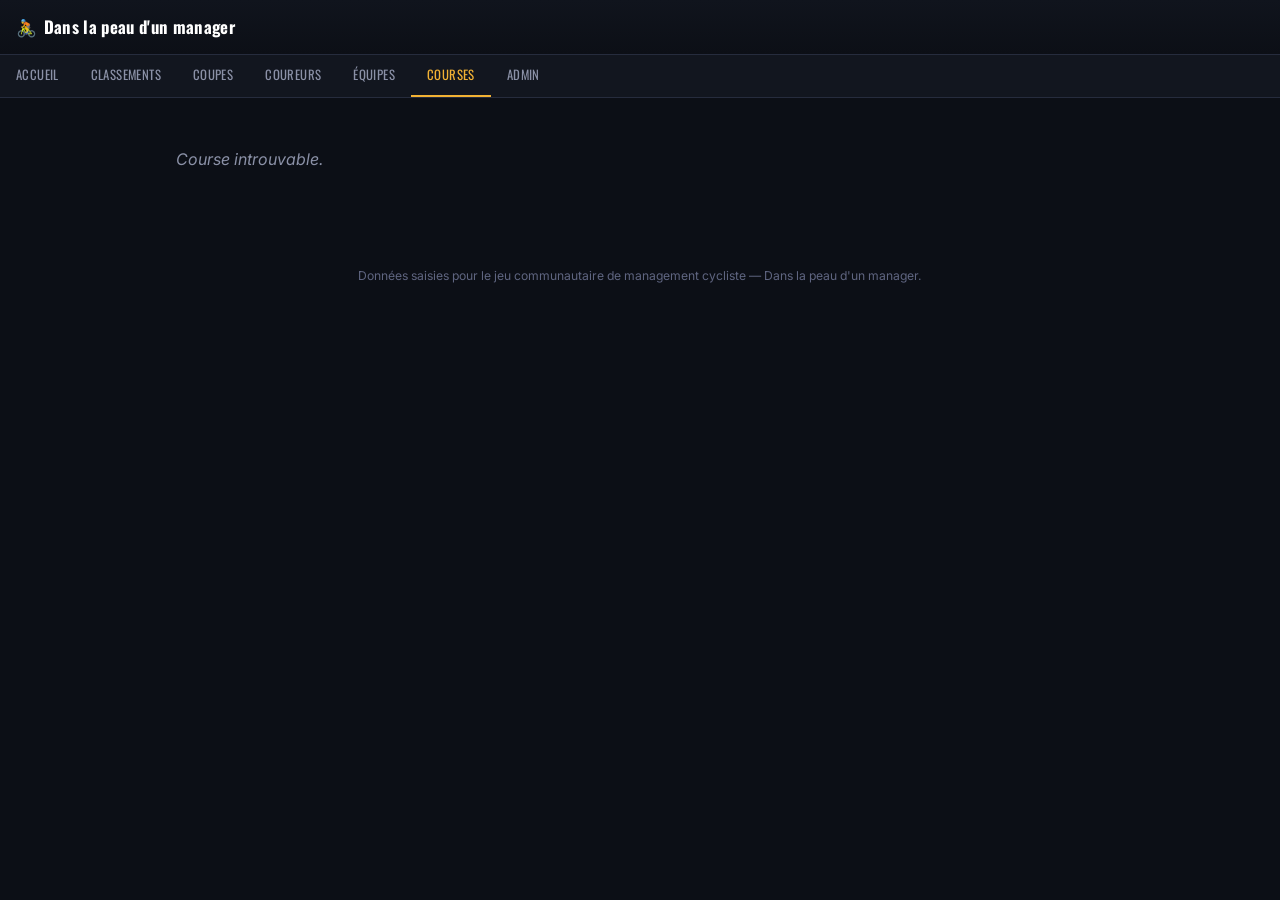
<file: course.html>
<!DOCTYPE html>
<html lang="fr">
<head>
<meta charset="UTF-8">
<meta name="viewport" content="width=device-width, initial-scale=1, viewport-fit=cover">
<title>Fiche course — Dans la peau d'un manager</title>
<link rel="stylesheet" href="css/style.css">
</head>
<body data-page="courses.html">
<main>
  <div id="contenu"><p class="empty">Chargement…</p></div>
</main>

<script src="js/data.js"></script>
<script src="js/nav.js"></script>
<script>
(async function () {
  const db = await loadAllData();
  const id = new URLSearchParams(location.search).get('id');
  const course = db.coursesById[id];
  const el = document.getElementById('contenu');
  if (!course) { el.innerHTML = '<p class="empty">Course introuvable.</p>'; return; }

  const resultatsPrincipaux = db.resultats.filter(r =>
    r.courseId === course.id && (r.type === 'classique' || r.type === 'general')
  );
  const ORDRE_FINAUX = ['general', 'points', 'montagne', 'jeune'];
  const LABEL_FINAUX = { general: 'Classement général', points: 'Classement par points', montagne: 'Classement de la montagne', jeune: 'Classement des jeunes' };
  const finaux = db.resultats
    .filter(r => r.courseId === course.id && ORDRE_FINAUX.includes(r.type))
    .sort((a, b) => (a.saison || '').localeCompare(b.saison || '') || ORDRE_FINAUX.indexOf(a.type) - ORDRE_FINAUX.indexOf(b.type));
  const estTour = (course.nbEtapes || 0) > 1 || finaux.length > 0;
  const plusieursSaisons = new Set(db.resultats.filter(r => r.courseId === course.id).map(r => r.saison)).size > 1;
  const vainqueurCell = r => {
    const v = r.classement.find(l => l.place === 1 && l.statut === 'classe');
    const c = v ? db.coureursById[v.coureurId] : null;
    if (!c) return { coureur: '—', equipe: '—' };
    const eqId = db.equipeDuCoureur(c.id, r.saison);
    const eq = eqId ? db.equipesById[eqId] : null;
    return {
      coureur: `${c.nationalite ? db.flagForCountry(c.nationalite) + ' ' : ''}<a href="coureur.html?id=${c.id}">${c.nom}</a>`,
      equipe: eq ? `<a href="equipe.html?id=${eq.id}">${eq.nom}</a>` : '—',
    };
  };
  const etapes = db.resultats
    .filter(r => r.courseId === course.id && r.type === 'etape')
    .slice()
    .sort((a, b) => (a.saison || '').localeCompare(b.saison || '') || (a.etapeNumero || 0) - (b.etapeNumero || 0));

  const profilLabels = {
    plat: 'Plat', accidente: 'Accidenté', montagne: 'Montagne',
    clm: 'Contre-la-montre', pave: 'Pavés', 'semi-pave': 'Semi-pavé', mixte: 'Mixte',
  };

  const coupes = (course.coupes || []).map(cid => db.coupesById[cid]).filter(Boolean);
  const periode = course.dateDebut ? (course.dateDebut === course.dateFin ? course.dateDebut : `${course.dateDebut} – ${course.dateFin}`) : null;

  el.innerHTML = `
    <h1>${course.nom}</h1>
    <p class="lede">
      <span class="badge cat-${course.categorie}">${db.categoriesById[course.categorie]?.nom || course.categorie}</span>
      ${course.pays ? ` · ${db.flagForCountry(course.pays)} ${course.pays}` : ''}
      ${course.profil ? ` · ${profilLabels[course.profil] || course.profil}` : ''}
      ${course.nbEtapes ? ` · ${course.nbEtapes} étapes` : ''}
      ${periode ? ` · ${periode}` : ''}
      ${coupes.map(c => ` · <a href="coupe.html?id=${c.id}"><span class="badge">${c.nom}</span></a>`).join('')}
      ${course.lienPcmmod ? ` · <a href="${course.lienPcmmod}" target="_blank" rel="noopener">Parcours PCMMOD ↗</a>` : ''}
    </p>

    ${etapes.length > 0 ? `
    <h2 style="margin: 1rem 0 0.6rem;">Étapes</h2>
    <div class="table-wrap">
      <table class="results">
        <thead><tr>${plusieursSaisons ? '<th>Saison</th>' : ''}<th class="num">Étape</th><th>Vainqueur</th><th>Équipe</th><th></th></tr></thead>
        <tbody>${etapes.map(r => {
          const v = vainqueurCell(r);
          const saisonLabel = db.saisons.find(s => s.id === r.saison)?.label || r.saison;
          return `<tr>${plusieursSaisons ? `<td>${saisonLabel}</td>` : ''}<td class="num">${r.etapeNumero ?? '—'}</td><td>${v.coureur}</td><td>${v.equipe}</td><td><a href="resultat.html?id=${r.id}">classement complet →</a></td></tr>`;
        }).join('')}
        </tbody></table>
    </div>` : ''}

    ${estTour ? `
    <h2 style="margin: 1rem 0 0.6rem;">Classements finaux</h2>
    <div class="table-wrap">
      ${finaux.length === 0 ? '<p class="empty">Aucun classement final enregistré pour cette course.</p>' : `
      <table class="results">
        <thead><tr>${plusieursSaisons ? '<th>Saison</th>' : ''}<th>Classement</th><th>Vainqueur</th><th>Équipe</th><th></th></tr></thead>
        <tbody>${finaux.map(r => {
          const v = vainqueurCell(r);
          const saisonLabel = db.saisons.find(s => s.id === r.saison)?.label || r.saison;
          return `<tr>${plusieursSaisons ? `<td>${saisonLabel}</td>` : ''}<td>${LABEL_FINAUX[r.type]}</td><td>${v.coureur}</td><td>${v.equipe}</td><td><a href="resultat.html?id=${r.id}">classement complet →</a></td></tr>`;
        }).join('')}
        </tbody></table>`}
    </div>` : `
    <h2 style="margin: 1rem 0 0.6rem;">Vainqueurs successifs</h2>
    <div class="table-wrap">
      ${resultatsPrincipaux.length === 0 ? '<p class="empty">Aucun résultat enregistré pour cette course.</p>' : `
      <table class="results">
        <thead><tr><th>Saison</th><th>Vainqueur</th><th>Équipe</th><th></th></tr></thead>
        <tbody>${resultatsPrincipaux.map(r => {
          const v = vainqueurCell(r);
          const saisonLabel = db.saisons.find(s => s.id === r.saison)?.label || r.saison;
          return `<tr><td>${saisonLabel}</td><td>${v.coureur}</td><td>${v.equipe}</td><td><a href="resultat.html?id=${r.id}">classement complet →</a></td></tr>`;
        }).join('')}
        </tbody></table>`}
    </div>`}
  `;
})();
</script>
</body>
</html>
</file>
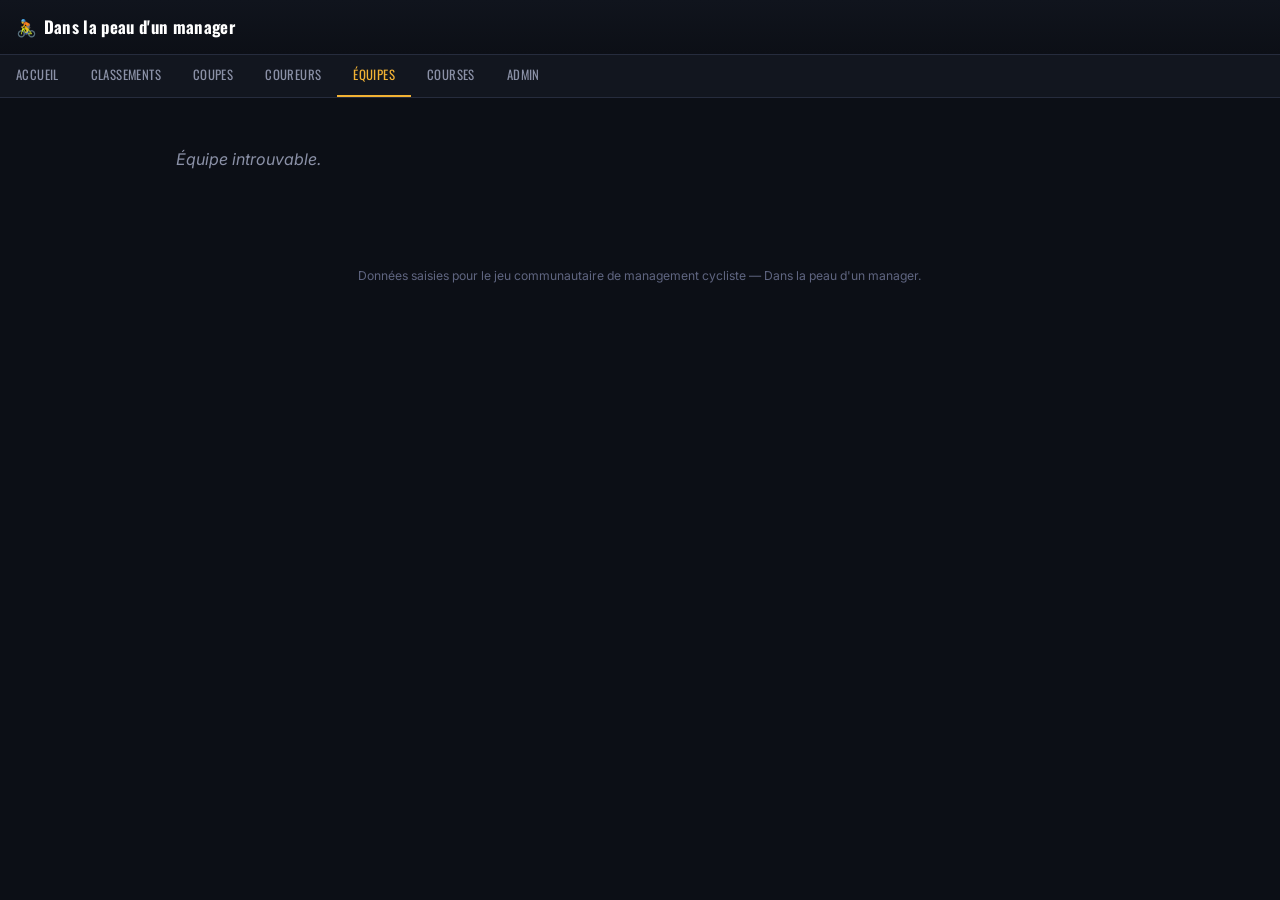
<file: equipe.html>
<!DOCTYPE html>
<html lang="fr">
<head>
<meta charset="UTF-8">
<meta name="viewport" content="width=device-width, initial-scale=1, viewport-fit=cover">
<title>Fiche équipe — Dans la peau d'un manager</title>
<link rel="stylesheet" href="css/style.css">
</head>
<body data-page="equipes.html">
<main>
  <div id="contenu"><p class="empty">Chargement…</p></div>
</main>

<script src="js/data.js"></script>
<script src="js/points.js"></script>
<script src="js/nav.js"></script>
<script>
(async function () {
  const db = await loadAllData();
  const id = new URLSearchParams(location.search).get('id');
  const equipe = db.equipesById[id];
  const el = document.getElementById('contenu');
  if (!equipe) { el.innerHTML = '<p class="empty">Équipe introuvable.</p>'; return; }

  const esc = s => String(s).replace(/[&<>"]/g, c => ({ '&': '&amp;', '<': '&lt;', '>': '&gt;', '"': '&quot;' }[c]));
  const saisons = db.saisons.filter(s => !s.preSaison).sort((a, b) => a.annee - b.annee);
  let saisonId = (db.saisons.find(s => s.statut === 'ouverte' && !s.preSaison) || saisons[saisons.length - 1])?.id;
  const estDev = equipe.type === 'developpement';
  const CIRC = estDev ? 'espoirs' : 'pro';
  const parent = estDev ? db.equipesById[equipe.parent] : null;
  const reserve = !estDev ? db.equipes.find(e => e.parent === equipe.id) : null;
  const rangTxt = r => r ? `${r}<sup>${r === 1 ? 'er' : 'e'}</sup>` : '—';

  // Lignes de la saison pour cette équipe (tous circuits), l'équipe venant des effectifs datés
  function lignesEquipe(sid, circuit) {
    const res = filtrerResultats(db, db.resultats, { saisonId: sid, circuit });
    return calculerLignes(db, res, sid);
  }
  function rangEquipe(sid, circuit, metrique) {
    const classe = avecRang(classerPar(agreger(db, lignesEquipe(sid, circuit), 'equipe'), metrique));
    return classe.find(x => x.id === equipe.id)?.rang || null;
  }

  function render() {
    const effectif = db.effectifs.filter(e => e.saison === saisonId && e.equipe === equipe.id)
      .map(e => db.coureursById[e.coureur_id]).filter(Boolean);
    const ages = effectif.map(c => c.age).filter(Boolean);
    const miennes = lignesEquipe(saisonId).filter(l => l.equipeId === equipe.id);
    const pro = miennes.filter(l => circuitDeCourse(db, l.course) === CIRC);
    const esp = reserve ? lignesEquipe(saisonId, 'espoirs').filter(l => l.equipeId === reserve.id) : [];
    const somme = (ls, k) => ls.reduce((a, l) => a + l[k], 0);
    const victoires = pro.filter(l => l.victoire);
    const podiums = pro.filter(l => l.place <= 3 && TYPES_VICTOIRE.includes(l.type));

    // Effectif : points / primes / victoires par coureur
    const parCoureur = new Map(effectif.map(c => [c.id, { c, pts: 0, prime: 0, vic: 0 }]));
    miennes.forEach(l => {
      const r = parCoureur.get(l.coureurId);
      if (!r) return;
      r.pts += l.pts; r.prime += l.prime; if (l.victoire) r.vic += 1;
    });
    const lignesEffectif = [...parCoureur.values()].sort((a, b) => b.pts - a.pts || b.prime - a.prime || a.c.nom.localeCompare(b.c.nom));

    const top = pro.filter(l => l.pts > 0).sort((a, b) => b.pts - a.pts || b.prime - a.prime || a.place - b.place).slice(0, 8);
    const suffixe = l => l.type === 'etape' ? ` — étape ${l.etapeNumero ?? ''}` : l.type === 'general' ? ' — général' : '';

    // Historique par saison
    const histo = saisons.map(s => {
      const ls = lignesEquipe(s.id, CIRC).filter(l => l.equipeId === equipe.id);
      if (!ls.length) return '';
      return `<tr><td>${s.label}</td><td class="num">${somme(ls, 'pts')}</td><td class="num">${rangTxt(rangEquipe(s.id, CIRC, 'pts'))}</td>
        <td class="num">${fmtPrime(somme(ls, 'prime'))}</td><td class="num">${rangTxt(rangEquipe(s.id, CIRC, 'prime'))}</td>
        <td class="num">${ls.filter(l => l.victoire).length}</td></tr>`;
    }).join('');

    el.innerHTML = `
      <h1>${esc(equipe.nom)}</h1>
      <p class="lede" style="margin-bottom:0.4rem;">Manager : ${esc(equipe.manager_forum || '—')}${equipe.nationalite ? ` · ${db.flagForCode(equipe.nationalite_code, equipe.nationalite)} ${esc(equipe.nationalite)}` : ''}${parent ? ` · Équipe de développement de <a href="equipe.html?id=${parent.id}">${esc(parent.nom)}</a>` : ''}${reserve ? ` · Équipe de développement : <a href="equipe.html?id=${reserve.id}">${esc(reserve.nom)}</a>` : ''}${equipe.lien_maillot ? ` · <a href="${esc(equipe.lien_maillot)}" target="_blank" rel="noopener">Maillot ↗</a>` : ''}</p>
      <div class="tabs-saison">${saisons.map(s => `<button type="button" data-s="${s.id}" class="${s.id === saisonId ? 'active' : ''}">${s.label}</button>`).join('')}</div>

      <div class="stats">
        <div class="stat accent"><span class="v">${somme(pro, 'pts')}</span><span class="l">Points (${estDev ? 'Espoirs' : 'Pro'})</span></div>
        <div class="stat accent"><span class="v">${estDev ? '—' : fmtPrime(somme(pro, 'prime'))}</span><span class="l">Primes</span></div>
        <div class="stat"><span class="v">${rangTxt(rangEquipe(saisonId, CIRC, 'pts'))}</span><span class="l">${estDev ? 'Classement Espoirs' : 'Classement global'}</span></div>
        <div class="stat"><span class="v">${estDev ? '—' : rangTxt(rangEquipe(saisonId, CIRC, 'prime'))}</span><span class="l">Classement des primes</span></div>
        <div class="stat"><span class="v">${victoires.length}</span><span class="l">Victoires</span></div>
        <div class="stat"><span class="v">${podiums.length}</span><span class="l">Podiums</span></div>
        <div class="stat"><span class="v">${effectif.length}</span><span class="l">Coureurs</span></div>
        <div class="stat"><span class="v">${estDev ? (ages.length ? (ages.reduce((x, y) => x + y, 0) / ages.length).toFixed(1) : '—') : (reserve ? somme(esp, 'pts') : '—')}</span><span class="l">${estDev ? 'Âge moyen' : (reserve ? `Points ${esc(reserve.nom)}${somme(esp, 'pts') ? ` · ${rangTxt(rangEquipe(saisonId, 'espoirs', 'pts'))}` : ''}` : 'Équipe de développement')}</span></div>
      </div>

      <div class="cols-2">
        <div>
          <h2 style="margin-bottom:0.6rem;">Effectif</h2>
          <div class="table-wrap"><table class="results">
            <thead><tr><th>Coureur</th><th class="num">Points</th><th class="num">Victoires</th><th class="num">Primes</th></tr></thead>
            <tbody>${lignesEffectif.map(r => `<tr>
              <td>${r.c.nationalite ? db.flagForCountry(r.c.nationalite) + ' ' : ''}<a href="coureur.html?id=${r.c.id}">${esc(r.c.nom)}</a></td>
              <td class="num">${r.pts || '—'}</td><td class="num">${r.vic || '—'}</td><td class="num">${r.prime ? fmtPrime(r.prime) : '—'}</td></tr>`).join('')
              || '<tr><td colspan="4" class="empty">Effectif non renseigné.</td></tr>'}</tbody></table></div>
        </div>
        <div>
          <div class="panel"><h2 style="margin-bottom:0.5rem;">Meilleurs résultats</h2>
            ${top.length ? `<table class="results"><tbody>${top.map(l => `<tr><td class="place num">${l.place}</td>
              <td><a href="resultat.html?id=${l.res.id}">${esc(l.course.nom)}</a>${suffixe(l)}<br><a class="muted" href="coureur.html?id=${l.coureurId}">${esc(db.coureursById[l.coureurId]?.nom || '?')}</a></td>
              <td class="num">${l.pts} pts</td></tr>`).join('')}</tbody></table>` : '<p class="empty">Pas encore de résultat avec points.</p>'}
          </div>
          <div class="panel"><h2 style="margin-bottom:0.5rem;">Victoires</h2>
            ${victoires.length ? `<table class="results"><tbody>${victoires.map(l => `<tr>
              <td><a href="coureur.html?id=${l.coureurId}">${esc(db.coureursById[l.coureurId]?.nom || '?')}</a></td>
              <td><a href="resultat.html?id=${l.res.id}">${esc(l.course.nom)}</a>${suffixe(l)}</td></tr>`).join('')}</tbody></table>` : '<p class="empty">Aucune victoire enregistrée.</p>'}
          </div>
        </div>
      </div>

      <h2 style="margin: 1.4rem 0 0.6rem;">Historique par saison (${estDev ? 'Espoirs' : 'Pro'})</h2>
      <div class="table-wrap"><table class="results">
        <thead><tr><th>Saison</th><th class="num">Points</th><th class="num">Rang</th><th class="num">Primes</th><th class="num">Rang</th><th class="num">Victoires</th></tr></thead>
        <tbody>${histo || '<tr><td colspan="6" class="empty">Pas encore de résultat.</td></tr>'}</tbody></table></div>`;
    el.querySelectorAll('.tabs-saison button').forEach(b => b.addEventListener('click', () => { saisonId = b.dataset.s; render(); }));
  }
  render();
})();
</script>
</body>
</html>
</file>
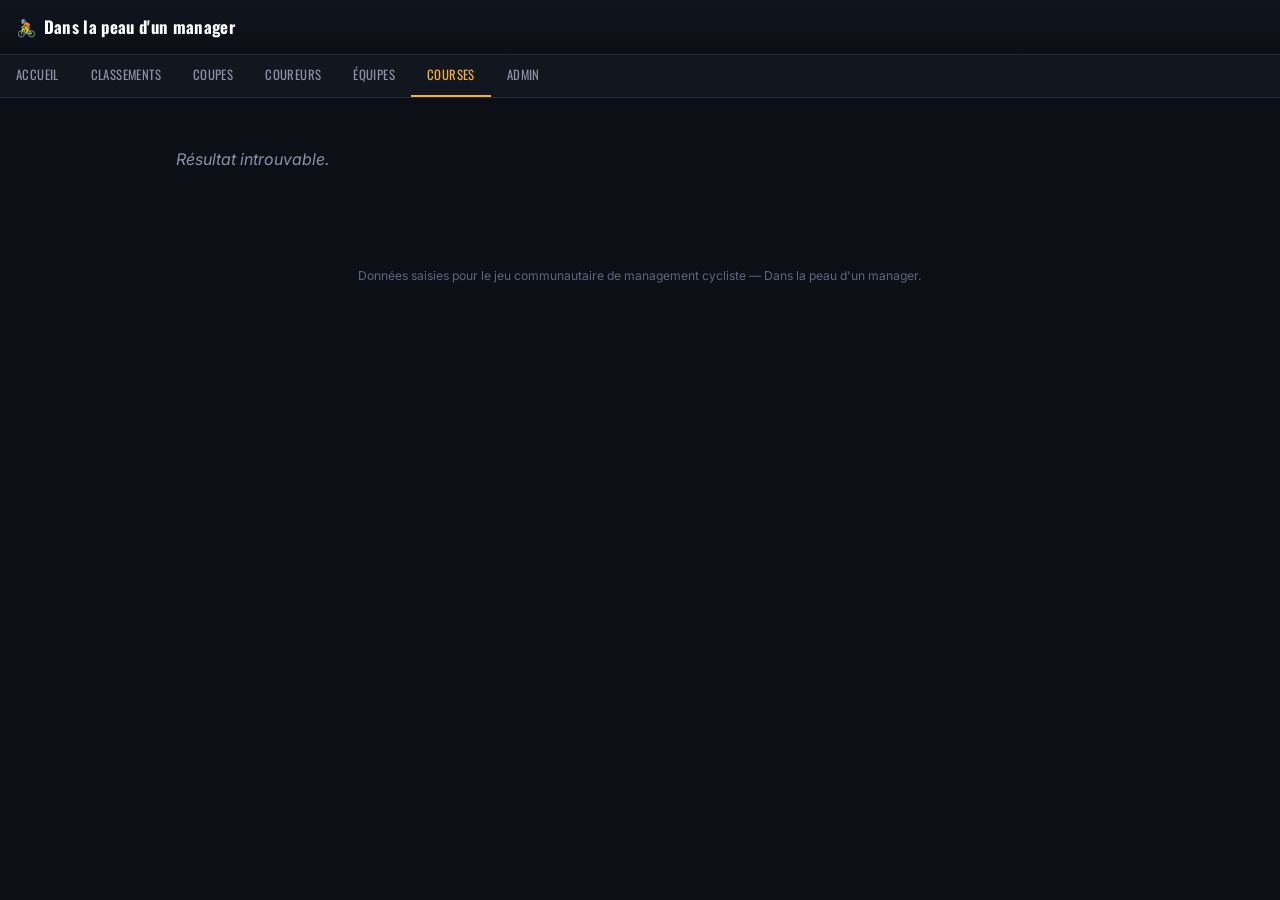
<file: resultat.html>
<!DOCTYPE html>
<html lang="fr">
<head>
<meta charset="UTF-8">
<meta name="viewport" content="width=device-width, initial-scale=1, viewport-fit=cover">
<title>Classement complet — Dans la peau d'un manager</title>
<link rel="stylesheet" href="css/style.css">
</head>
<body data-page="courses.html">
<main>
  <div id="contenu"><p class="empty">Chargement…</p></div>
</main>

<script src="js/data.js"></script>
<script src="js/points.js"></script>
<script src="js/nav.js"></script>
<script>
(async function () {
  const db = await loadAllData();
  const id = new URLSearchParams(location.search).get('id');
  const resultat = db.resultats.find(r => r.id === id);
  const el = document.getElementById('contenu');
  if (!resultat) { el.innerHTML = '<p class="empty">Résultat introuvable.</p>'; return; }

  const course = db.coursesById[resultat.courseId];
  const saisonLabel = db.saisons.find(s => s.id === resultat.saison)?.label || resultat.saison;
  const typeLabels = {
    classique: 'Classique', general: 'Général final', etape: `Étape ${resultat.etapeNumero ?? ''}`,
    points: 'Classement annexe — points', montagne: 'Classement annexe — montagne', jeune: 'Classement annexe — jeune',
  };

  const classement = resultat.classement.slice().sort((a, b) => {
    if (a.statut === 'classe' && b.statut !== 'classe') return -1;
    if (a.statut !== 'classe' && b.statut === 'classe') return 1;
    return (a.place || 999) - (b.place || 999);
  });

  const avecPrimes = course && !(db.bareme.sans_prime || []).includes(course.categorie);

  // Navigation dans un tour : étapes dans l'ordre, puis général et classements annexes
  const ORDRE = ['etape', 'general', 'points', 'montagne', 'jeune'];
  const COURT = { general: 'Général', points: 'Points', montagne: 'Montagne', jeune: 'Jeunes' };
  const sequence = db.resultats
    .filter(r => r.courseId === resultat.courseId && r.saison === resultat.saison && ORDRE.includes(r.type))
    .sort((a, b) => ORDRE.indexOf(a.type) - ORDRE.indexOf(b.type) || (a.etapeNumero || 0) - (b.etapeNumero || 0));
  const libCourt = r => r.type === 'etape' ? `Étape ${r.etapeNumero ?? '?'}` : COURT[r.type];
  const pos = sequence.indexOf(resultat);
  const prec = pos > 0 ? sequence[pos - 1] : null;
  const suiv = pos >= 0 && pos < sequence.length - 1 ? sequence[pos + 1] : null;
  const navTour = pos < 0 || sequence.length < 2 ? '' : `
    <div class="nav-etapes">
      ${prec ? `<a class="btn secondary" href="resultat.html?id=${prec.id}">← ${libCourt(prec)}</a>` : '<span></span>'}
      <div class="chips">${sequence.map(r => r === resultat
        ? `<span class="chip active">${r.type === 'etape' ? r.etapeNumero : COURT[r.type]}</span>`
        : `<a class="chip" href="resultat.html?id=${r.id}" title="${libCourt(r)}">${r.type === 'etape' ? r.etapeNumero : COURT[r.type]}</a>`).join('')}</div>
      ${suiv ? `<a class="btn secondary" href="resultat.html?id=${suiv.id}">${libCourt(suiv)} →</a>` : '<span></span>'}
    </div>`;

  el.innerHTML = `
    <h1>${course ? course.nom : '?'}</h1>
    <p class="lede"><a href="course.html?id=${resultat.courseId}">← retour à la fiche course</a> · ${typeLabels[resultat.type] || resultat.type} · ${saisonLabel}</p>
    ${navTour}

    <div class="table-wrap">
      <table class="results">
        <thead><tr><th class="num">Pl.</th><th>Coureur</th><th>Équipe</th><th>Nationalité</th><th>Temps</th><th class="num">Points</th>${avecPrimes ? '<th class="num">Primes</th>' : ''}</tr></thead>
        <tbody>${classement.map(l => {
          const c = db.coureursById[l.coureurId];
          const equipeId = db.equipeDuCoureur(l.coureurId, resultat.saison);
          const equipe = equipeId ? db.equipesById[equipeId] : null;
          const pp = course && l.statut === 'classe' ? pointsEtPrime(db, course, resultat.type, l.place) : { pts: 0, prime: 0 };
          return `<tr class="${l.place <= 3 && l.statut === 'classe' ? 'top3' : ''}">
            <td class="place num">${l.statut === 'classe' ? l.place : '—'}</td>
            <td>${c ? `<a href="coureur.html?id=${c.id}">${c.nom}</a>` : (l.coureurId || '?')}</td>
            <td>${equipe ? `<a href="equipe.html?id=${equipe.id}">${equipe.nom}</a>` : '<span class="badge warn">inconnue</span>'}</td>
            <td>${c?.nationalite ? `${db.flagForCountry(c.nationalite)} ${c.nationalite}` : ''}</td>
            <td>${l.statut === 'abandon' ? '<span class="badge warn">abandon</span>' : (l.temps || '—')}</td>
            <td class="num">${pp.pts || '—'}</td>${avecPrimes ? `<td class="num">${pp.prime ? fmtPrime(pp.prime) : '—'}</td>` : ''}
          </tr>`;
        }).join('')}
        </tbody>
      </table>
    </div>
  `;
})();
</script>
</body>
</html>
</file>
<file: css/style.css>
@import url('https://fonts.googleapis.com/css2?family=Inter:wght@400;500;600;700;800&family=Oswald:wght@500;600;700&display=swap');

:root {
  --bg: #0c0f16;
  --bg-elevated: #12161f;
  --panel: #161b27;
  --panel-hover: #1c2231;
  --line: #262c3d;
  --ink: #e7e9f0;
  --muted: #8b91a7;
  --muted-2: #5f6580;
  --accent: #f2b234;       /* or / mise en avant */
  --accent-2: #4fd1c5;     /* teal secondaire */
  --blue: #5b8def;
  --danger: #ef5875;
  --ok: #3ecf8e;
  font-family: 'Inter', -apple-system, BlinkMacSystemFont, sans-serif;
  box-sizing: border-box;
}

* { box-sizing: border-box; }
html, body { height: 100%; }

body {
  margin: 0;
  background: var(--bg);
  color: var(--ink);
  padding-top: env(safe-area-inset-top, 0px);
  padding-bottom: env(safe-area-inset-bottom, 0px);
}
html { scroll-padding-top: env(safe-area-inset-top, 0px); }

h1, h2, h3, .bib {
  font-family: 'Oswald', 'Inter', sans-serif;
  font-weight: 600;
  letter-spacing: 0.01em;
  margin: 0;
  color: #fff;
}
h1 { font-size: 1.5rem; }
h2 { font-size: 1.05rem; text-transform: uppercase; letter-spacing: 0.04em; color: var(--muted); font-weight: 600; }

a { color: var(--accent-2); text-decoration: none; }
a:hover { text-decoration: underline; }

/* --- Top bar --- */
.topbar {
  position: sticky;
  top: 0;
  z-index: 10;
  background: linear-gradient(180deg, #10141d 0%, #0c0f16 100%);
  border-bottom: 1px solid var(--line);
  color: #fff;
  padding: calc(env(safe-area-inset-top, 0px) + 0.9rem) 1rem 0.9rem;
  display: flex;
  align-items: baseline;
  justify-content: space-between;
  gap: 0.75rem;
}
.topbar a { color: #fff; }
.topbar .brand {
  font-family: 'Oswald', sans-serif;
  font-weight: 700;
  font-size: 1.05rem;
  letter-spacing: 0.02em;
}
.topbar .brand::before {
  content: "🚴";
  margin-right: 0.4rem;
}

nav.tabs {
  display: flex;
  overflow-x: auto;
  gap: 0;
  background: var(--bg-elevated);
  border-bottom: 1px solid var(--line);
}
nav.tabs a {
  flex: 0 0 auto;
  padding: 0.65rem 1rem;
  color: var(--muted);
  font-family: 'Oswald', sans-serif;
  font-size: 0.8rem;
  letter-spacing: 0.03em;
  text-transform: uppercase;
  border-bottom: 2px solid transparent;
  white-space: nowrap;
}
nav.tabs a:hover { text-decoration: none; color: #fff; }
nav.tabs a.active {
  color: var(--accent);
  border-bottom-color: var(--accent);
}

main {
  max-width: 960px;
  margin: 0 auto;
  padding: 1.2rem 1rem 3rem;
}

.lede {
  color: var(--muted);
  max-width: 68ch;
  line-height: 1.55;
  margin: 0.35rem 0 1.4rem;
  font-size: 0.94rem;
}

/* --- Cards / panels --- */
.panel {
  background: var(--panel);
  border: 1px solid var(--line);
  border-radius: 10px;
  padding: 1.1rem 1.2rem;
  margin-bottom: 1.1rem;
}

.grid-links {
  display: grid;
  grid-template-columns: repeat(2, 1fr);
  gap: 0.7rem;
  margin-bottom: 1.4rem;
}
.grid-links a {
  display: block;
  background: var(--panel);
  border: 1px solid var(--line);
  border-radius: 10px;
  padding: 0.95rem 1rem;
  color: var(--ink);
  transition: border-color 0.15s, background 0.15s;
}
.grid-links a:hover { border-color: var(--accent-2); background: var(--panel-hover); text-decoration: none; }
.grid-links .tag {
  display: block;
  font-family: 'Oswald', sans-serif;
  font-size: 0.98rem;
  font-weight: 600;
  color: #fff;
}
.grid-links .sub {
  display: block;
  font-size: 0.8rem;
  color: var(--muted);
  margin-top: 0.2rem;
}

/* --- Tables (results/rankings) --- */
.table-wrap {
  overflow-x: auto;
  border: 1px solid var(--line);
  border-radius: 10px;
  background: var(--panel);
}
table.results {
  width: 100%;
  border-collapse: collapse;
  font-size: 0.9rem;
  min-width: 420px;
}
table.results th {
  font-family: 'Oswald', sans-serif;
  font-size: 0.7rem;
  letter-spacing: 0.06em;
  text-transform: uppercase;
  color: var(--muted-2);
  text-align: left;
  padding: 0.65rem 0.8rem;
  border-bottom: 1px solid var(--line);
  background: var(--bg-elevated);
  position: sticky;
  top: 0;
}
table.results td {
  padding: 0.55rem 0.8rem;
  border-bottom: 1px solid var(--line);
  vertical-align: middle;
}
table.results tr:last-child td { border-bottom: none; }
table.results td.num, table.results th.num { text-align: right; font-variant-numeric: tabular-nums; }
table.results td.place {
  font-family: 'Oswald', sans-serif;
  font-weight: 600;
  color: var(--muted);
}
table.results tr.top3 td.place { color: var(--accent); font-size: 1.02em; }
table.results tbody tr:hover { background: var(--panel-hover); }

/* --- Filters bar --- */
.filters {
  display: flex;
  flex-wrap: wrap;
  gap: 0.5rem;
  margin-bottom: 1rem;
}
.filters select, .filters input[type="text"] {
  font-family: 'Inter', sans-serif;
  font-size: 0.86rem;
  padding: 0.45rem 0.6rem;
  border-radius: 7px;
}

/* --- Buttons --- */
.btn {
  display: inline-block;
  font-family: 'Oswald', sans-serif;
  font-size: 0.85rem;
  letter-spacing: 0.02em;
  text-transform: uppercase;
  padding: 0.6rem 1.1rem;
  background: var(--accent);
  color: #16130a;
  border: none;
  border-radius: 8px;
  cursor: pointer;
  font-weight: 600;
}
.btn:hover { background: #ffc757; text-decoration: none; }
.btn.secondary { background: transparent; color: var(--ink); border: 1px solid var(--line); }
.btn.secondary:hover { border-color: var(--accent-2); background: var(--panel-hover); }
.btn.danger { background: var(--danger); color: #fff; }
.btn:disabled { opacity: 0.5; cursor: not-allowed; }

textarea, input[type="text"], input[type="password"], input[type="number"], input[type="date"], select {
  font-family: 'Inter', sans-serif;
  font-size: 0.92rem;
  padding: 0.55rem 0.65rem;
  border: 1px solid var(--line);
  border-radius: 7px;
  background: var(--bg-elevated);
  color: var(--ink);
  width: 100%;
}
textarea { font-family: 'DejaVu Sans Mono', 'Courier New', monospace; font-size: 0.82rem; }
label { display: block; font-family: 'Oswald', sans-serif; font-size: 0.72rem; letter-spacing: 0.03em; text-transform: uppercase; color: var(--muted); margin: 0.7rem 0 0.3rem; }

.badge {
  display: inline-block;
  font-family: 'Oswald', sans-serif;
  font-size: 0.68rem;
  letter-spacing: 0.03em;
  padding: 0.2rem 0.5rem;
  border-radius: 999px;
  border: 1px solid var(--line);
  color: var(--muted);
  background: var(--bg-elevated);
}
.badge.warn { border-color: var(--danger); color: var(--danger); background: rgba(239,88,117,0.08); }
.badge.ok { border-color: var(--ok); color: var(--ok); background: rgba(62,207,142,0.08); }

/* Catégorie de course : pastilles colorées (schéma calendrier réel) */
.cat-grand-tour { color: #ff8a5c; border-color: #ff8a5c; background: rgba(255,138,92,0.1); }
.cat-legend-tour { color: #ffd469; border-color: #ffd469; background: rgba(255,212,105,0.1); }
.cat-world-tour { color: var(--blue); border-color: var(--blue); background: rgba(91,141,239,0.1); }
.cat-world-classic { color: var(--accent-2); border-color: var(--accent-2); background: rgba(79,209,197,0.1); }
.cat-national-tour { color: #9fb3d9; border-color: #9fb3d9; background: rgba(159,179,217,0.1); }
.cat-national-classic { color: #7fd1e0; border-color: #7fd1e0; background: rgba(127,209,224,0.1); }
.cat-championnat-national { color: #c792ea; border-color: #c792ea; background: rgba(199,146,234,0.1); }
.cat-championnat-monde { color: #ffffff; border-color: #ffffff; background: rgba(255,255,255,0.12); }
.cat-dev-tour { color: #8be28b; border-color: #8be28b; background: rgba(139,226,139,0.1); }
.cat-dev-classic { color: #b6e86a; border-color: #b6e86a; background: rgba(182,232,106,0.1); }
.cat-juniors { color: #f6a5ff; border-color: #f6a5ff; background: rgba(246,165,255,0.1); }
.cat-course-test { color: #ff8fb1; border-color: #ff8fb1; background: rgba(255,143,177,0.1); }

.empty {
  color: var(--muted);
  font-style: italic;
  padding: 1rem 0;
}

.flag-img {
  vertical-align: -3px;
  border-radius: 2px;
  box-shadow: 0 0 0 1px rgba(255,255,255,0.08);
}
.flag-emoji {
  font-size: 1.05em;
  vertical-align: -2px;
}

footer.site {
  max-width: 960px;
  margin: 0 auto;
  padding: 1.2rem 1rem;
  color: var(--muted-2);
  font-size: 0.76rem;
  text-align: center;
}

@media (min-width: 640px) {
  .grid-links { grid-template-columns: repeat(3, 1fr); }
}

/* --- Sélecteur segmenté (circuits) --- */
.seg { display: inline-flex; border: 1px solid var(--line); border-radius: 9px; overflow: hidden; margin-bottom: 0.9rem; }
.seg button { font-family: 'Oswald', sans-serif; text-transform: uppercase; letter-spacing: 0.04em; font-size: 0.82rem;
  padding: 0.5rem 1.1rem; background: var(--bg-elevated); color: var(--muted); border: none; cursor: pointer; }
.seg button + button { border-left: 1px solid var(--line); }
.seg button.active { background: var(--accent); color: #16130a; font-weight: 600; }
table.results th.sorted, table.results td.sorted { color: var(--accent); font-weight: 600; }

/* --- Tuiles de statistiques (fiches coureur / équipe) --- */
.stats { display: grid; grid-template-columns: repeat(2, 1fr); gap: 0.6rem; margin: 0.8rem 0 1.1rem; }
.stat { background: var(--panel); border: 1px solid var(--line); border-radius: 10px; padding: 0.7rem 0.9rem; }
.stat .v { display: block; font-family: 'Oswald', sans-serif; font-size: 1.35rem; color: #fff; line-height: 1.2; }
.stat .l { display: block; font-size: 0.72rem; text-transform: uppercase; letter-spacing: 0.05em; color: var(--muted); margin-top: 0.1rem; }
.stat.accent .v { color: var(--accent); }
.cols-2 { display: grid; grid-template-columns: 1fr; gap: 1.1rem; }
@media (min-width: 720px) { .stats { grid-template-columns: repeat(4, 1fr); } .cols-2 { grid-template-columns: 3fr 2fr; } }
table.results tr.course-head td { background: var(--bg-elevated); font-weight: 600; border-top: 1px solid var(--line); }
table.results tr.sous td:first-child { padding-left: 1.6rem; }
.muted { color: var(--muted); }
.tabs-saison { display: flex; flex-wrap: wrap; gap: 0.35rem; margin: 0.4rem 0 0.9rem; }
.tabs-saison button { font-family: 'Oswald', sans-serif; font-size: 0.8rem; padding: 0.3rem 0.75rem; border-radius: 6px;
  border: 1px solid var(--line); background: var(--bg-elevated); color: var(--muted); cursor: pointer; }
.tabs-saison button.active { color: var(--accent); border-color: var(--accent); }

/* Filtres : champs côte à côte, qui passent à la ligne sur mobile */
.filters select, .filters input[type="text"] { width: auto; flex: 1 1 170px; min-width: 0; }
table.results td.muted, table.results tr.course-head td:first-child { white-space: nowrap; }

/* Navigation entre les étapes d'un tour (page classement complet) */
.nav-etapes { display: flex; justify-content: space-between; align-items: center; gap: 0.6rem; margin: -0.4rem 0 1rem; }
.nav-etapes .btn { white-space: nowrap; padding: 0.45rem 0.8rem; font-size: 0.78rem; }
.nav-etapes .chips { display: flex; flex-wrap: wrap; justify-content: center; gap: 0.3rem; }
.chip { font-family: 'Oswald', sans-serif; font-size: 0.75rem; min-width: 1.9rem; text-align: center; padding: 0.2rem 0.45rem;
  border: 1px solid var(--line); border-radius: 6px; color: var(--muted); background: var(--bg-elevated); }
.chip:hover { text-decoration: none; border-color: var(--accent-2); color: #fff; }
.chip.active { color: var(--accent); border-color: var(--accent); }
@media (max-width: 560px) { .nav-etapes { flex-wrap: wrap; } .nav-etapes .chips { order: 3; width: 100%; } }
</file>
